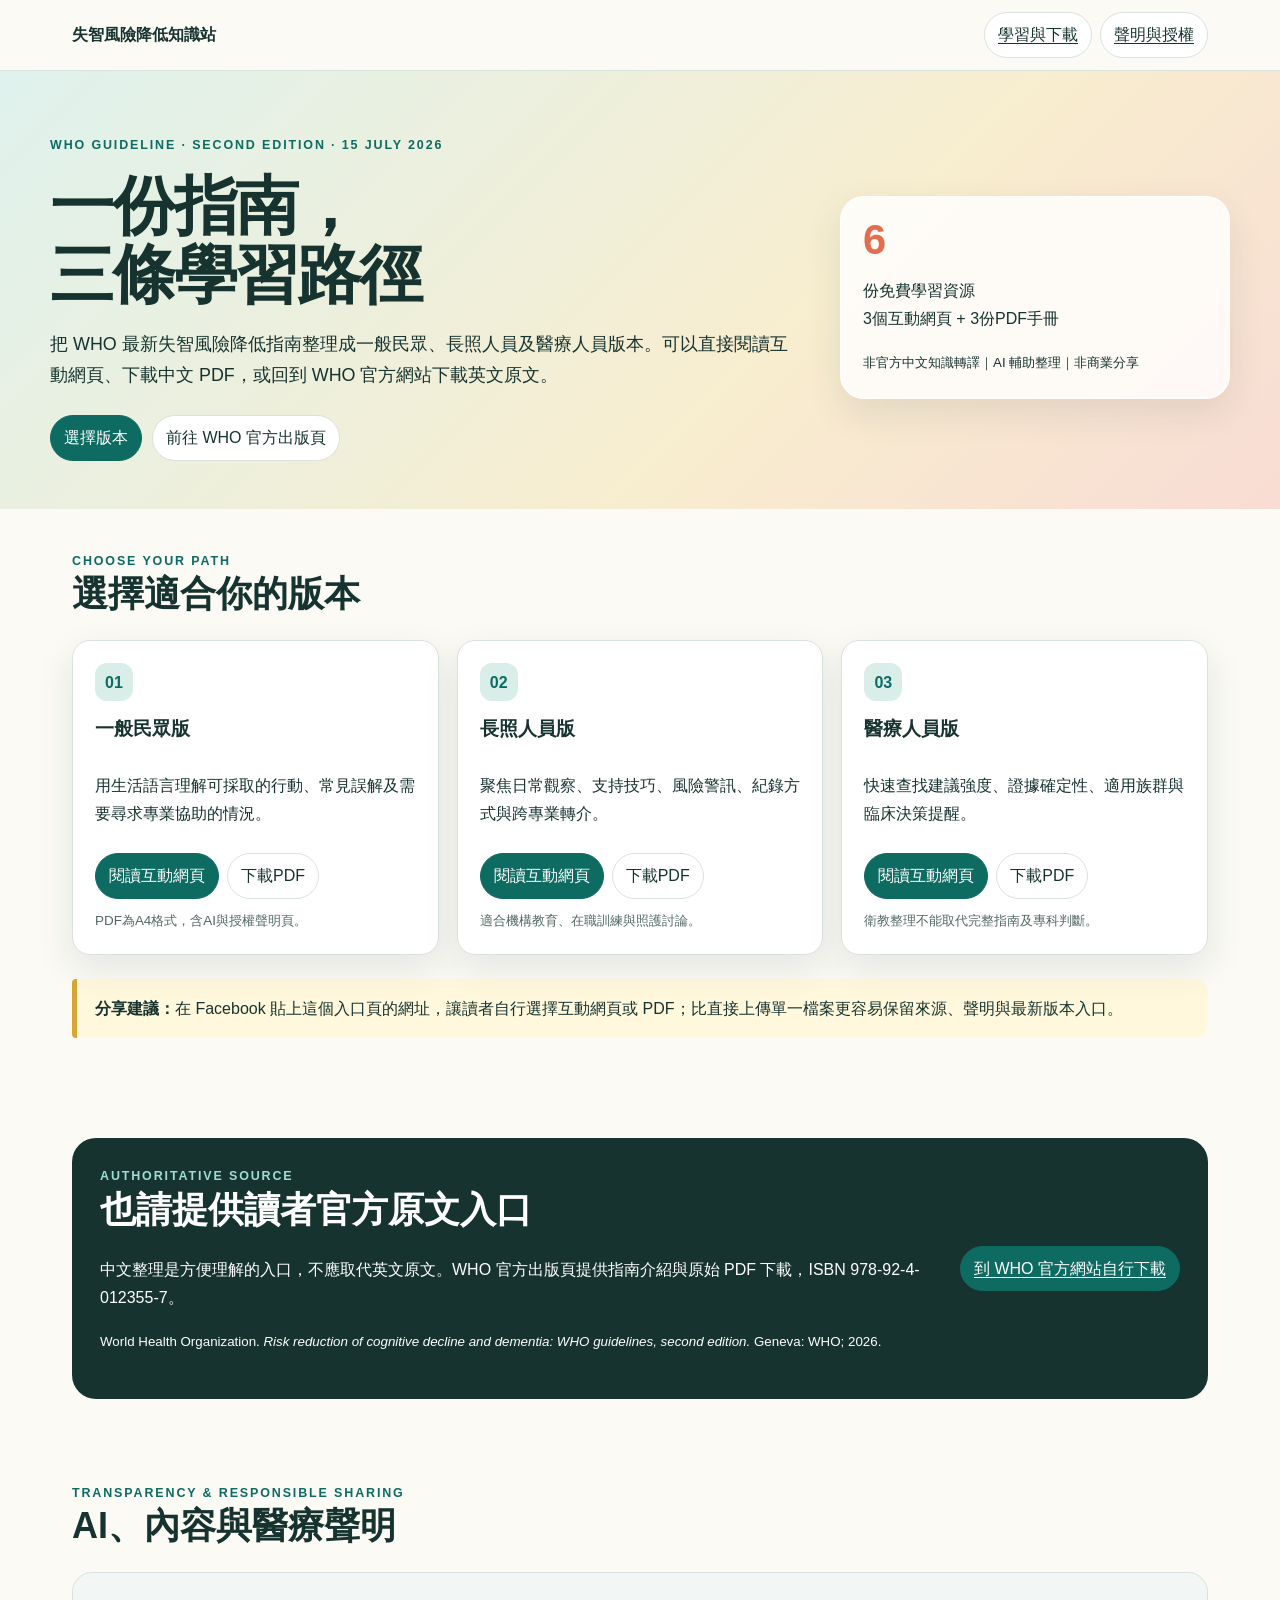
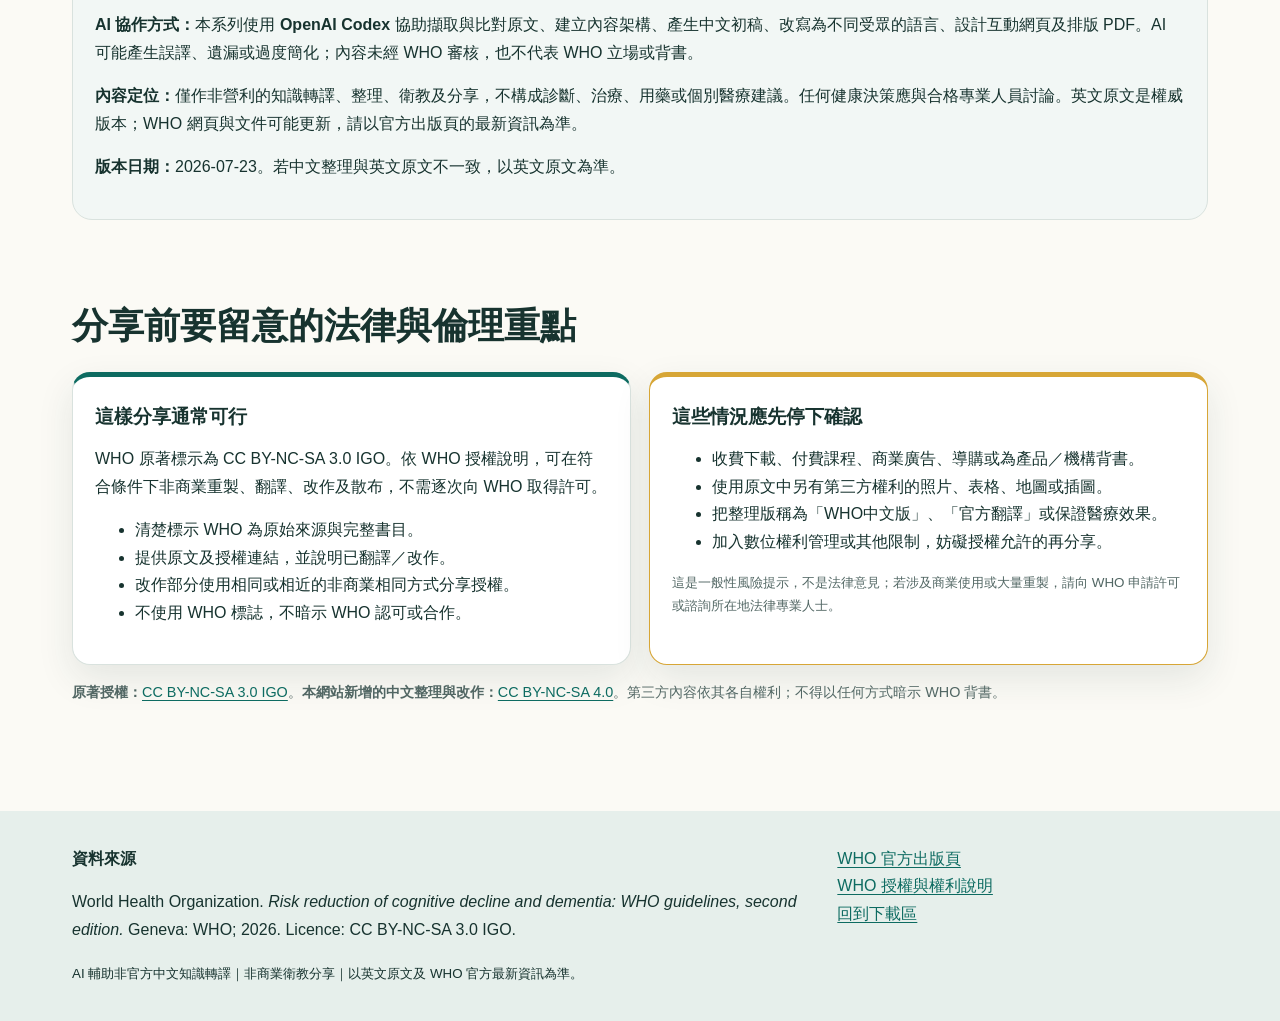
<file: index.html>
<!doctype html>
<html lang="zh-Hant">
<head>
  <meta charset="utf-8">
  <meta name="viewport" content="width=device-width,initial-scale=1">
  <meta http-equiv="refresh" content="0; url=html/index.html">
  <title>失智風險降低知識分享站</title>
</head>
<body>
  <p>正在前往<a href="html/index.html">失智風險降低知識分享站</a>。</p>
</body>
</html>
</file>
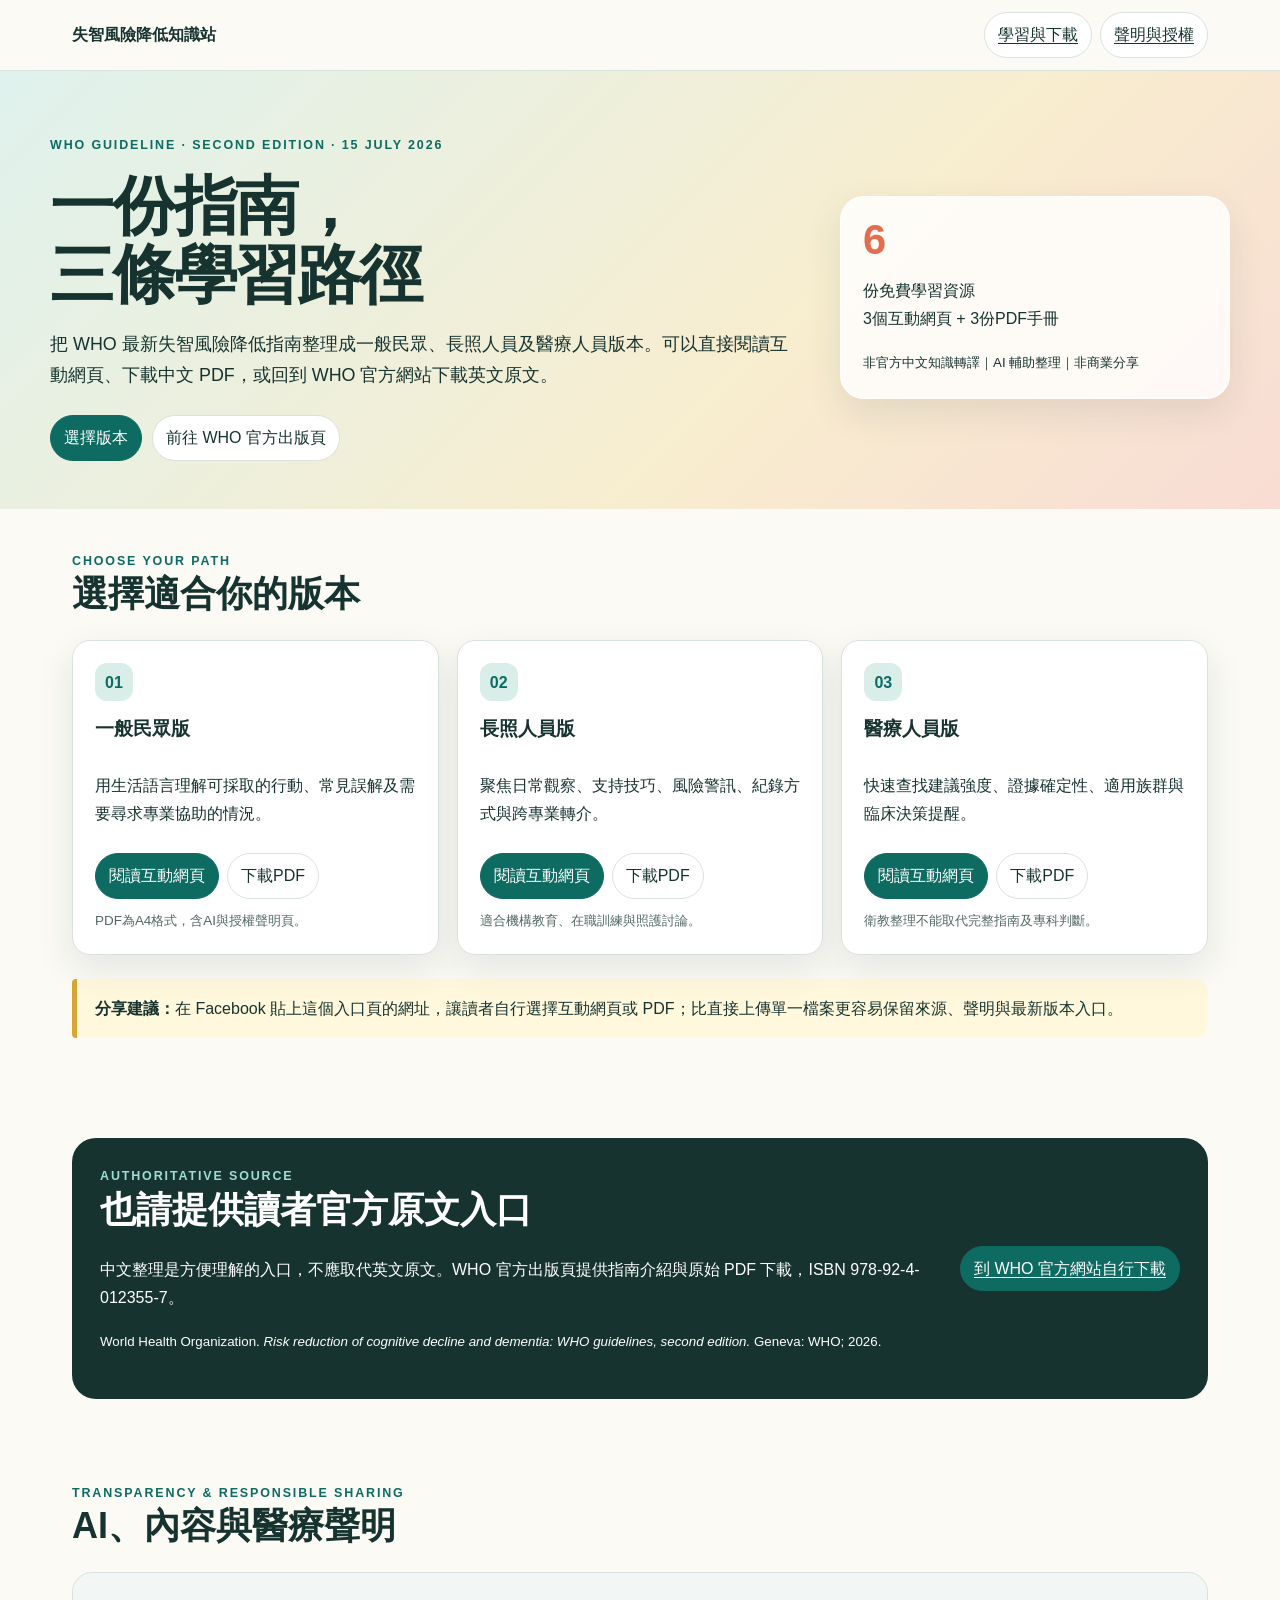
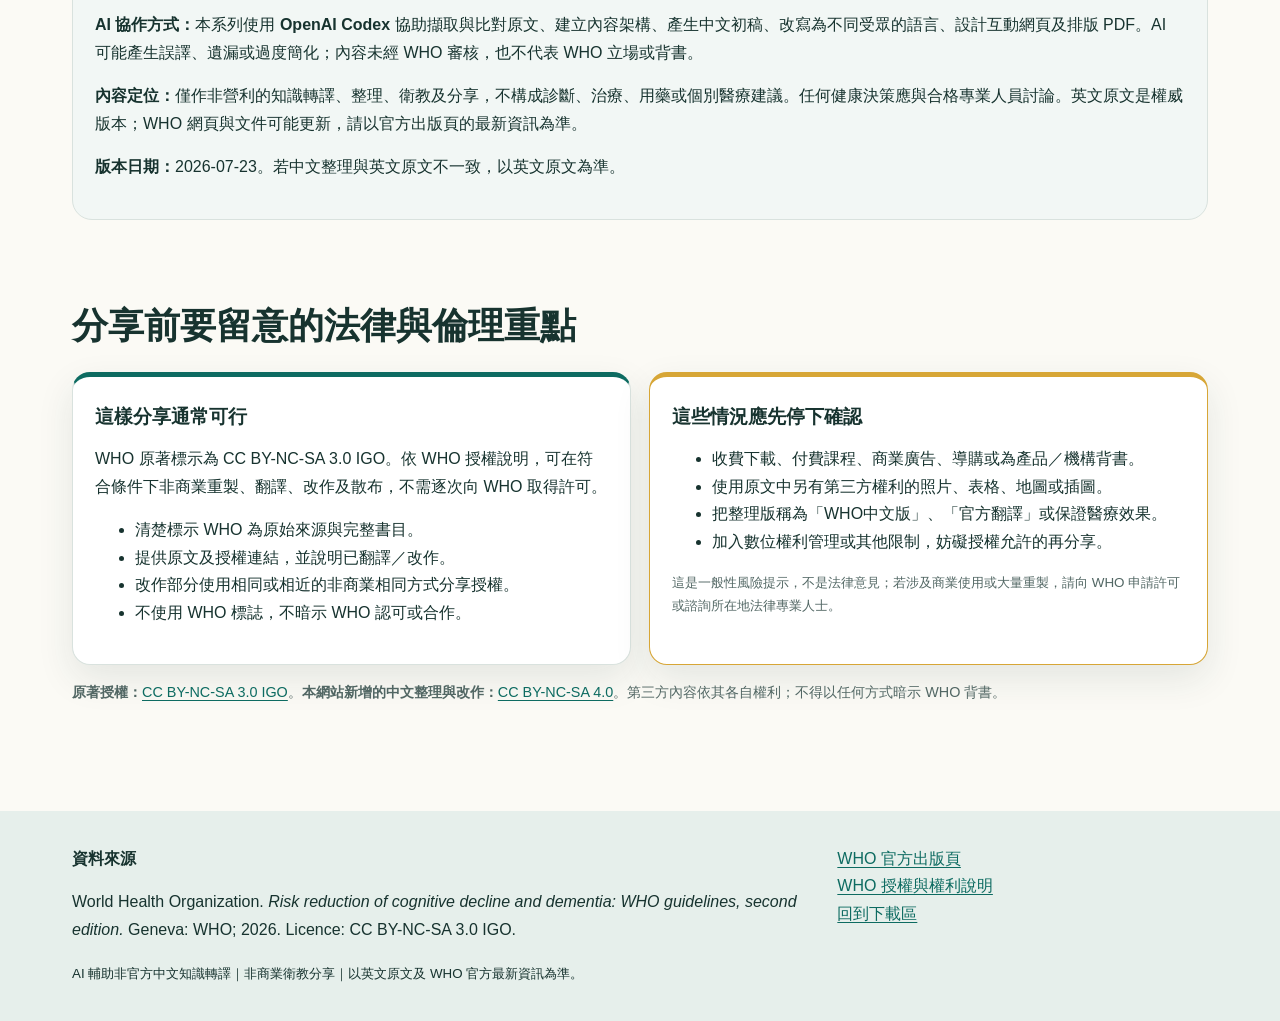
<file: html/index.html>
<!doctype html>
<html lang="zh-Hant">
<head>
  <meta charset="utf-8">
  <meta name="viewport" content="width=device-width,initial-scale=1">
  <meta name="description" content="WHO 2026失智風險降低指南：三種互動網頁、三份PDF手冊與官方原文入口">
  <title>失智風險降低知識分享站｜WHO 2026指南整理</title>
  <link rel="stylesheet" href="assets/guide-detailed-20260723.css">
  <link rel="stylesheet" href="assets/hub.css?v=20260723-mobile">
</head>
<body>
  <a class="skip" href="#main">跳到主要內容</a>
  <header class="topbar"><div class="topbar-inner">
    <a class="brand" href="index.html">失智風險降低知識站</a>
    <nav class="top-actions" aria-label="頁面導覽"><a class="btn" href="#resources">學習與下載</a><a class="btn" href="#disclaimer">聲明與授權</a></nav>
  </div></header>

  <main id="main">
    <section class="hero"><div class="hero-grid">
      <div>
        <div class="eyebrow">WHO GUIDELINE · SECOND EDITION · 15 JULY 2026</div>
        <h1>一份指南，<br>三條學習路徑</h1>
        <p class="lead">把 WHO 最新失智風險降低指南整理成一般民眾、長照人員及醫療人員版本。可以直接閱讀互動網頁、下載中文 PDF，或回到 WHO 官方網站下載英文原文。</p>
        <div class="hero-actions"><a class="btn primary" href="#resources">選擇版本</a><a class="btn" href="https://www.who.int/publications/i/item/9789240123557" target="_blank" rel="noopener">前往 WHO 官方出版頁</a></div>
      </div>
      <aside class="hero-note"><strong>6</strong><p>份免費學習資源<br>3個互動網頁 + 3份PDF手冊</p><small>非官方中文知識轉譯｜AI 輔助整理｜非商業分享</small></aside>
    </div></section>

    <section class="container" id="resources">
      <div class="eyebrow">CHOOSE YOUR PATH</div><h2>選擇適合你的版本</h2>
      <div class="resource-grid">
        <article class="card resource-card"><span class="number">01</span><h3>一般民眾版</h3><p>用生活語言理解可採取的行動、常見誤解及需要尋求專業協助的情況。</p><div class="resource-actions"><a class="btn primary" href="一般民眾版.html">閱讀互動網頁</a><a class="btn" href="../pdf/WHO_2026_失智風險降低_一般民眾版.pdf" download>下載PDF</a></div><span class="file-note">PDF為A4格式，含AI與授權聲明頁。</span></article>
        <article class="card resource-card"><span class="number">02</span><h3>長照人員版</h3><p>聚焦日常觀察、支持技巧、風險警訊、紀錄方式與跨專業轉介。</p><div class="resource-actions"><a class="btn primary" href="長照人員版.html">閱讀互動網頁</a><a class="btn" href="../pdf/WHO_2026_失智風險降低_長照人員版.pdf" download>下載PDF</a></div><span class="file-note">適合機構教育、在職訓練與照護討論。</span></article>
        <article class="card resource-card"><span class="number">03</span><h3>醫療人員版</h3><p>快速查找建議強度、證據確定性、適用族群與臨床決策提醒。</p><div class="resource-actions"><a class="btn primary" href="醫療人員版.html">閱讀互動網頁</a><a class="btn" href="../pdf/WHO_2026_失智風險降低_醫療人員版.pdf" download>下載PDF</a></div><span class="file-note">衛教整理不能取代完整指南及專科判斷。</span></article>
      </div>
      <p class="notice" style="margin-top:24px"><b>分享建議：</b>在 Facebook 貼上這個入口頁的網址，讓讀者自行選擇互動網頁或 PDF；比直接上傳單一檔案更容易保留來源、聲明與最新版本入口。</p>
    </section>

    <section class="container"><div class="official-panel">
      <div><div class="eyebrow" style="color:#9edfd1">AUTHORITATIVE SOURCE</div><h2>也請提供讀者官方原文入口</h2><p>中文整理是方便理解的入口，不應取代英文原文。WHO 官方出版頁提供指南介紹與原始 PDF 下載，ISBN 978-92-4-012355-7。</p><p><small>World Health Organization. <i>Risk reduction of cognitive decline and dementia: WHO guidelines, second edition.</i> Geneva: WHO; 2026.</small></p></div>
      <a class="btn primary" href="https://www.who.int/publications/i/item/9789240123557" target="_blank" rel="noopener">到 WHO 官方網站自行下載</a>
    </div></section>

    <section class="container" id="disclaimer">
      <div class="eyebrow">TRANSPARENCY &amp; RESPONSIBLE SHARING</div><h2>AI、內容與醫療聲明</h2>
      <div class="disclosure"><p><b>AI 協作方式：</b>本系列使用 <b>OpenAI Codex</b> 協助擷取與比對原文、建立內容架構、產生中文初稿、改寫為不同受眾的語言、設計互動網頁及排版 PDF。AI 可能產生誤譯、遺漏或過度簡化；內容未經 WHO 審核，也不代表 WHO 立場或背書。</p><p><b>內容定位：</b>僅作非營利的知識轉譯、整理、衛教及分享，不構成診斷、治療、用藥或個別醫療建議。任何健康決策應與合格專業人員討論。英文原文是權威版本；WHO 網頁與文件可能更新，請以官方出版頁的最新資訊為準。</p><p><b>版本日期：</b>2026-07-23。若中文整理與英文原文不一致，以英文原文為準。</p></div>
    </section>

    <section class="container"><h2>分享前要留意的法律與倫理重點</h2><div class="legal-grid">
      <article class="card legal-card"><h3>這樣分享通常可行</h3><p>WHO 原著標示為 CC BY-NC-SA 3.0 IGO。依 WHO 授權說明，可在符合條件下非商業重製、翻譯、改作及散布，不需逐次向 WHO 取得許可。</p><ul><li>清楚標示 WHO 為原始來源與完整書目。</li><li>提供原文及授權連結，並說明已翻譯／改作。</li><li>改作部分使用相同或相近的非商業相同方式分享授權。</li><li>不使用 WHO 標誌，不暗示 WHO 認可或合作。</li></ul></article>
      <article class="card legal-card warning"><h3>這些情況應先停下確認</h3><ul><li>收費下載、付費課程、商業廣告、導購或為產品／機構背書。</li><li>使用原文中另有第三方權利的照片、表格、地圖或插圖。</li><li>把整理版稱為「WHO中文版」、「官方翻譯」或保證醫療效果。</li><li>加入數位權利管理或其他限制，妨礙授權允許的再分享。</li></ul><p class="file-note">這是一般性風險提示，不是法律意見；若涉及商業使用或大量重製，請向 WHO 申請許可或諮詢所在地法律專業人士。</p></article>
    </div>
    <p class="license-line"><b>原著授權：</b><a href="https://creativecommons.org/licenses/by-nc-sa/3.0/igo/">CC BY-NC-SA 3.0 IGO</a>。<b>本網站新增的中文整理與改作：</b><a href="https://creativecommons.org/licenses/by-nc-sa/4.0/">CC BY-NC-SA 4.0</a>。第三方內容依其各自權利；不得以任何方式暗示 WHO 背書。</p></section>
  </main>

  <footer class="footer"><div class="footer-inner"><div class="footer-grid"><div><b>資料來源</b><p>World Health Organization. <i>Risk reduction of cognitive decline and dementia: WHO guidelines, second edition.</i> Geneva: WHO; 2026. Licence: CC BY-NC-SA 3.0 IGO.</p></div><div><a href="https://www.who.int/publications/i/item/9789240123557">WHO 官方出版頁</a><br><a href="https://www.who.int/about/policies/publishing/copyright">WHO 授權與權利說明</a><br><a href="#resources">回到下載區</a></div></div><small>AI 輔助非官方中文知識轉譯｜非商業衛教分享｜以英文原文及 WHO 官方最新資訊為準。</small></div></footer>
</body>
</html>
</file>
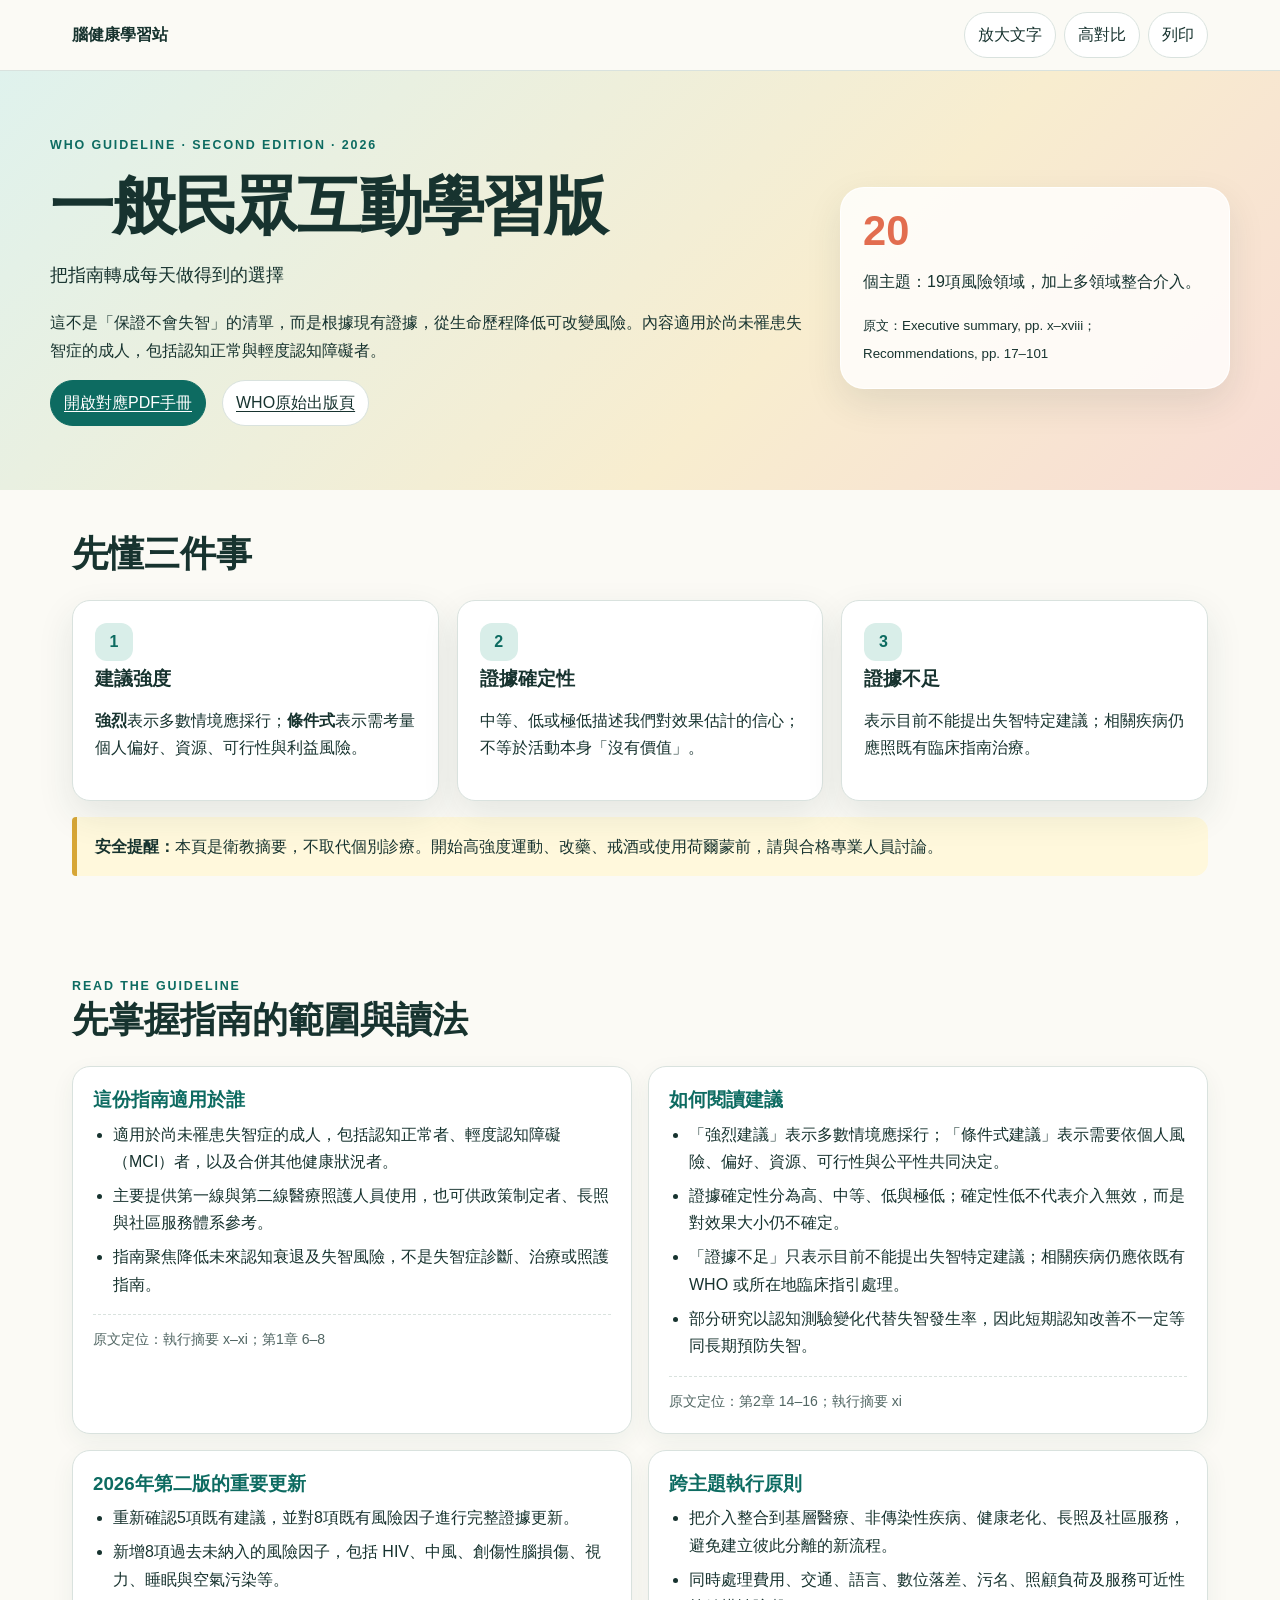
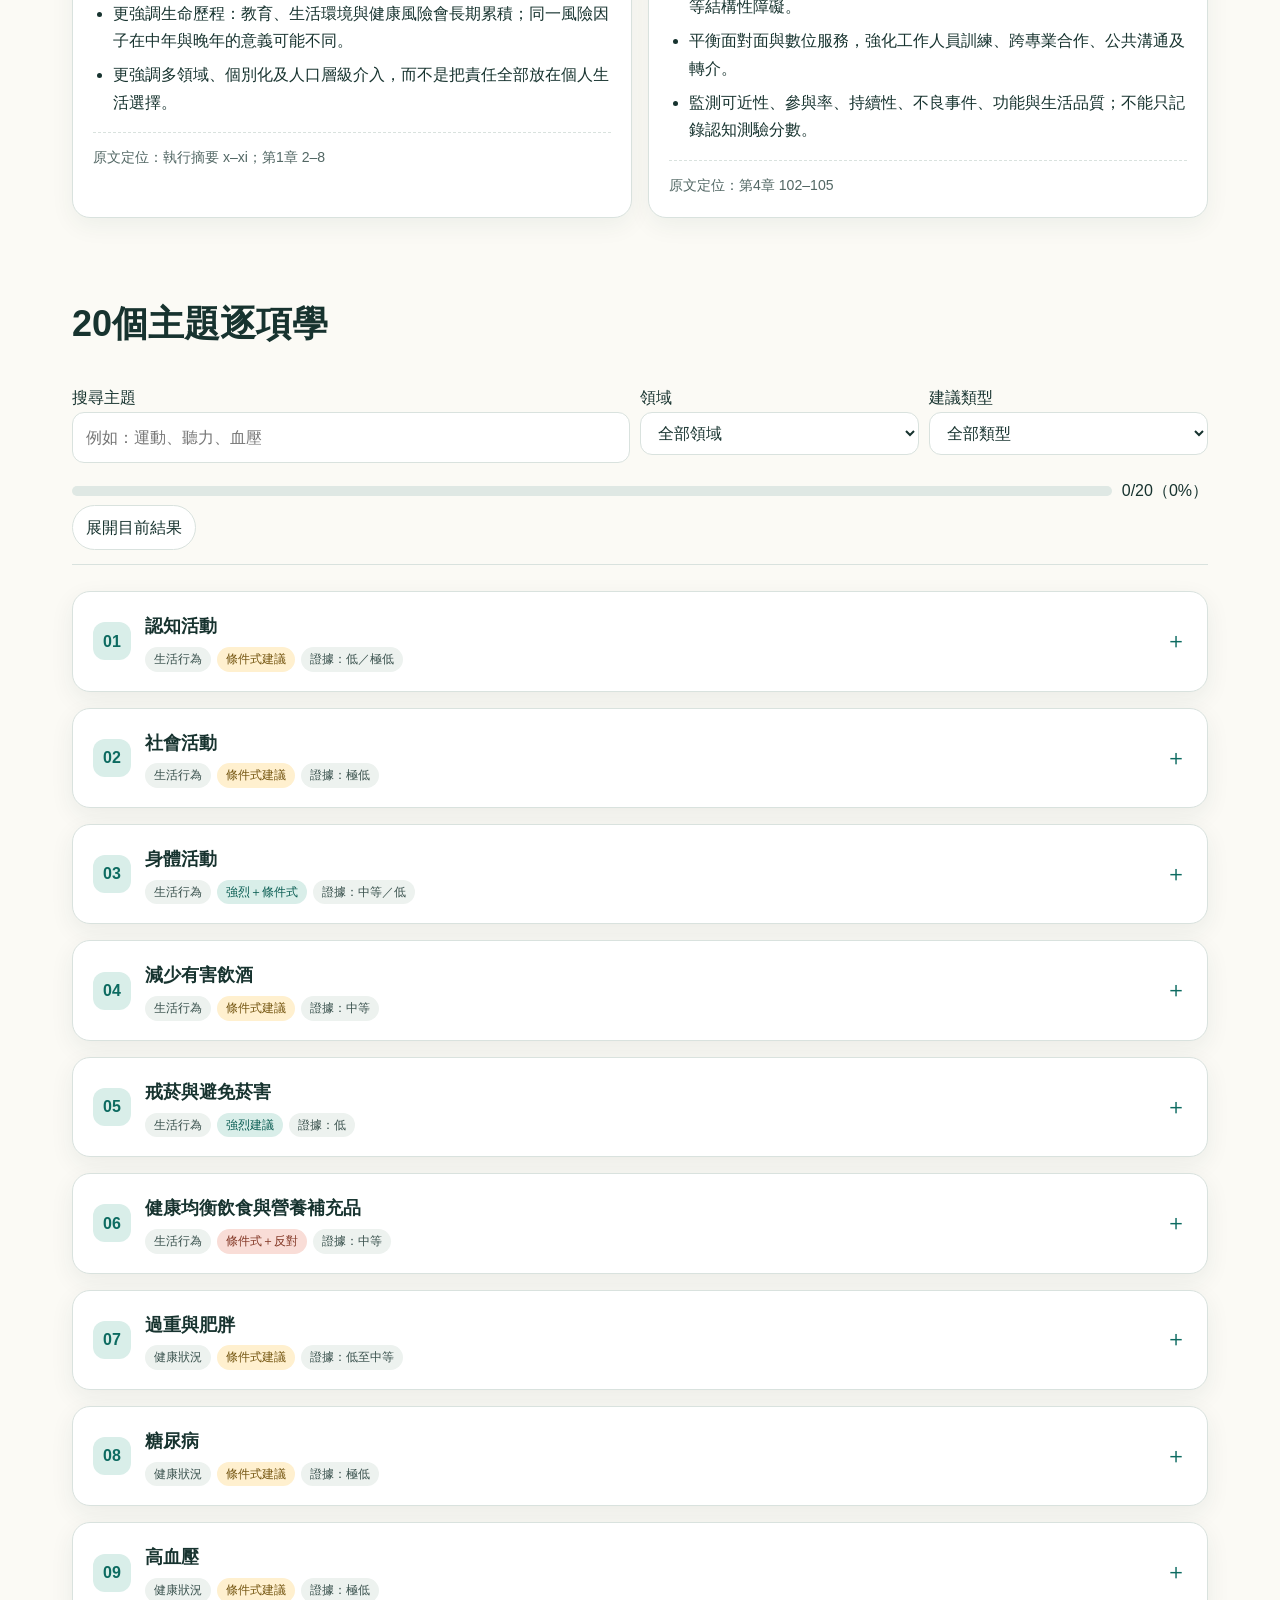
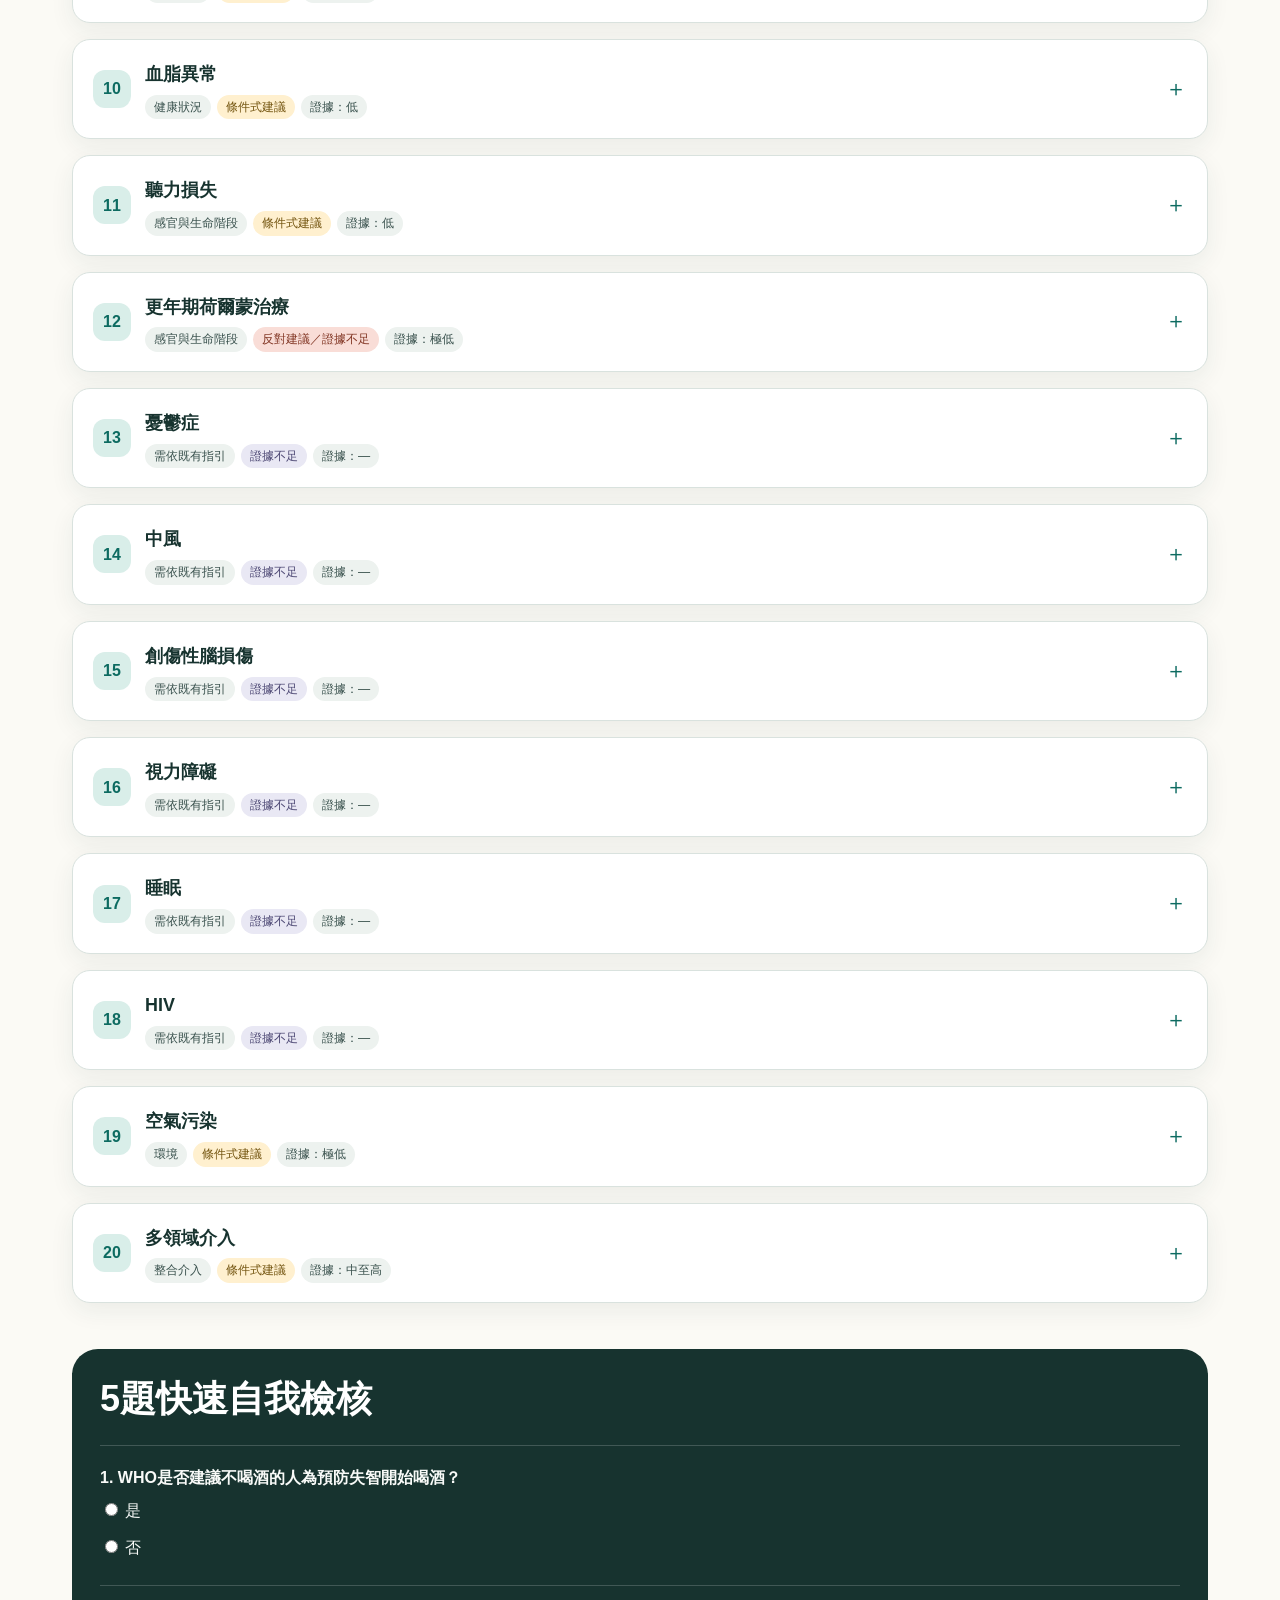
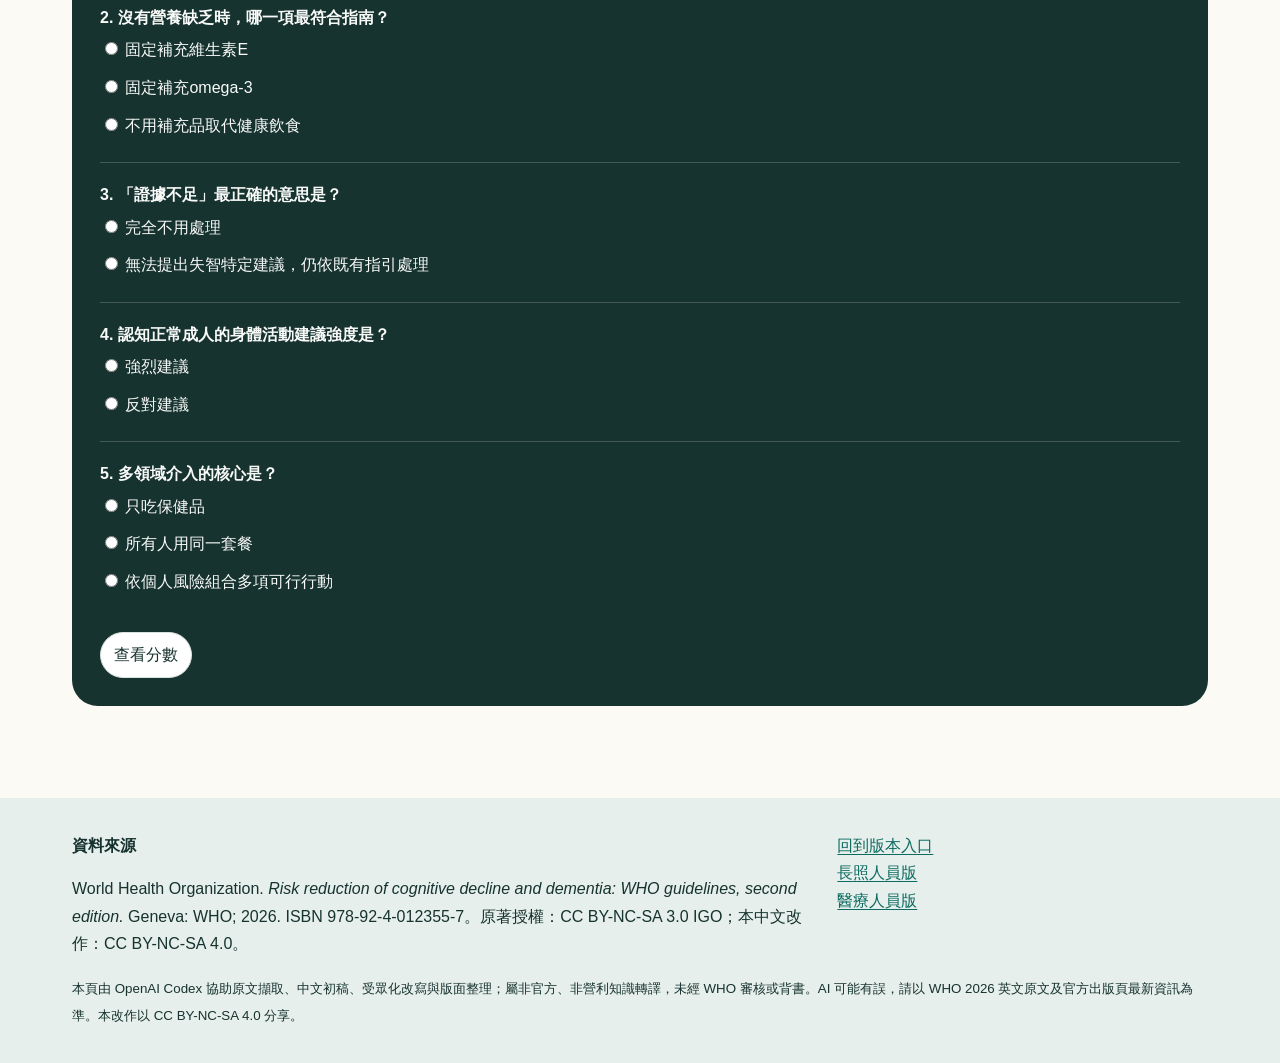
<file: html/一般民眾版.html>
<!doctype html><html lang="zh-Hant"><head><meta charset="utf-8"><meta name="viewport" content="width=device-width,initial-scale=1"><meta name="description" content="WHO 2026失智風險降低指南一般民眾互動學習版"><title>一般民眾版｜WHO 2026失智風險降低</title><link rel="stylesheet" href="assets/guide-detailed-20260723.css"></head><body data-audience="public"><a class="skip" href="#main">跳到主要內容</a><header class="topbar"><div class="topbar-inner"><a class="brand" href="index.html">腦健康學習站</a><nav class="top-actions" aria-label="工具"><button class="btn" id="fontBtn">放大文字</button><button class="btn" id="contrastBtn">高對比</button><button class="btn" id="printBtn">列印</button></nav></div></header>
<main id="main"><section class="hero"><div class="hero-grid"><div><div class="eyebrow">WHO GUIDELINE · SECOND EDITION · 2026</div><h1><span data-audience-label>一般民眾</span>互動學習版</h1><p class="lead" data-audience-sub>把指南轉成每天做得到的選擇</p><p>這不是「保證不會失智」的清單，而是根據現有證據，從生命歷程降低可改變風險。內容適用於尚未罹患失智症的成人，包括認知正常與輕度認知障礙者。</p><p><a class="btn primary" id="pdfLink" href="#">開啟對應PDF手冊</a>　<a class="btn" href="https://www.who.int/publications/i/item/9789240123557">WHO原始出版頁</a></p></div><aside class="hero-note"><strong>20</strong><p>個主題：19項風險領域，加上多領域整合介入。</p><small>原文：Executive summary, pp. x–xviii；Recommendations, pp. 17–101</small></aside></div></section>
<section class="container"><h2>先懂三件事</h2><div class="method-grid"><article class="card"><span class="number">1</span><h3>建議強度</h3><p><b>強烈</b>表示多數情境應採行；<b>條件式</b>表示需考量個人偏好、資源、可行性與利益風險。</p></article><article class="card"><span class="number">2</span><h3>證據確定性</h3><p>中等、低或極低描述我們對效果估計的信心；不等於活動本身「沒有價值」。</p></article><article class="card"><span class="number">3</span><h3>證據不足</h3><p>表示目前不能提出失智特定建議；相關疾病仍應照既有臨床指南治療。</p></article></div><p class="notice"><b>安全提醒：</b>本頁是衛教摘要，不取代個別診療。開始高強度運動、改藥、戒酒或使用荷爾蒙前，請與合格專業人員討論。</p></section>
<section class="container" id="guideOverview"></section><section class="container"><h2>20個主題逐項學</h2><div class="controls"><div class="controls-row"><label>搜尋主題<input class="field" id="search" type="search" placeholder="例如：運動、聽力、血壓"></label><label>領域<select class="field" id="domain"><option value="">全部領域</option><option>生活行為</option><option>健康狀況</option><option>感官與生命階段</option><option>需依既有指引</option><option>環境</option><option>整合介入</option></select></label><label>建議類型<select class="field" id="status"><option value="">全部類型</option><option value="強烈">含強烈建議</option><option value="條件式">條件式建議</option><option value="反對">反對建議</option><option value="證據不足">證據不足</option></select></label></div><div class="progress-wrap"><div class="progress" aria-label="學習進度"><span id="progressBar"></span></div><span id="progressText">0/20（0%）</span></div><button class="btn" id="expandAll">展開目前結果</button></div><div class="topic-list" id="topicList"></div><p class="empty" id="empty" hidden>找不到相符主題，請調整搜尋或篩選。</p>
<section class="quiz"><h2>5題快速自我檢核</h2><div class="question"><b>1. WHO是否建議不喝酒的人為預防失智開始喝酒？</b><label><input type="radio" name="q1" value="a"> 是</label><label><input type="radio" name="q1" value="b"> 否</label></div><div class="question"><b>2. 沒有營養缺乏時，哪一項最符合指南？</b><label><input type="radio" name="q2" value="a"> 固定補充維生素E</label><label><input type="radio" name="q2" value="b"> 固定補充omega-3</label><label><input type="radio" name="q2" value="c"> 不用補充品取代健康飲食</label></div><div class="question"><b>3. 「證據不足」最正確的意思是？</b><label><input type="radio" name="q3" value="a"> 完全不用處理</label><label><input type="radio" name="q3" value="b"> 無法提出失智特定建議，仍依既有指引處理</label></div><div class="question"><b>4. 認知正常成人的身體活動建議強度是？</b><label><input type="radio" name="q4" value="a"> 強烈建議</label><label><input type="radio" name="q4" value="b"> 反對建議</label></div><div class="question"><b>5. 多領域介入的核心是？</b><label><input type="radio" name="q5" value="a"> 只吃保健品</label><label><input type="radio" name="q5" value="b"> 所有人用同一套餐</label><label><input type="radio" name="q5" value="c"> 依個人風險組合多項可行行動</label></div><button class="btn" id="quizSubmit">查看分數</button><span class="result" id="quizResult" aria-live="polite"></span></section></section></main>
<footer class="footer"><div class="footer-inner"><div class="footer-grid"><div><b>資料來源</b><p>World Health Organization. <i>Risk reduction of cognitive decline and dementia: WHO guidelines, second edition.</i> Geneva: WHO; 2026. ISBN 978-92-4-012355-7。原著授權：CC BY-NC-SA 3.0 IGO；本中文改作：CC BY-NC-SA 4.0。</p></div><div><a href="index.html">回到版本入口</a><br><a href="長照人員版.html">長照人員版</a><br><a href="醫療人員版.html">醫療人員版</a></div></div><small>本頁由 OpenAI Codex 協助原文擷取、中文初稿、受眾化改寫與版面整理；屬非官方、非營利知識轉譯，未經 WHO 審核或背書。AI 可能有誤，請以 WHO 2026 英文原文及官方出版頁最新資訊為準。本改作以 CC BY-NC-SA 4.0 分享。</small></div></footer><script src="assets/guide-details.js"></script><script src="assets/guide-detailed-20260723.js"></script></body></html>
</file>
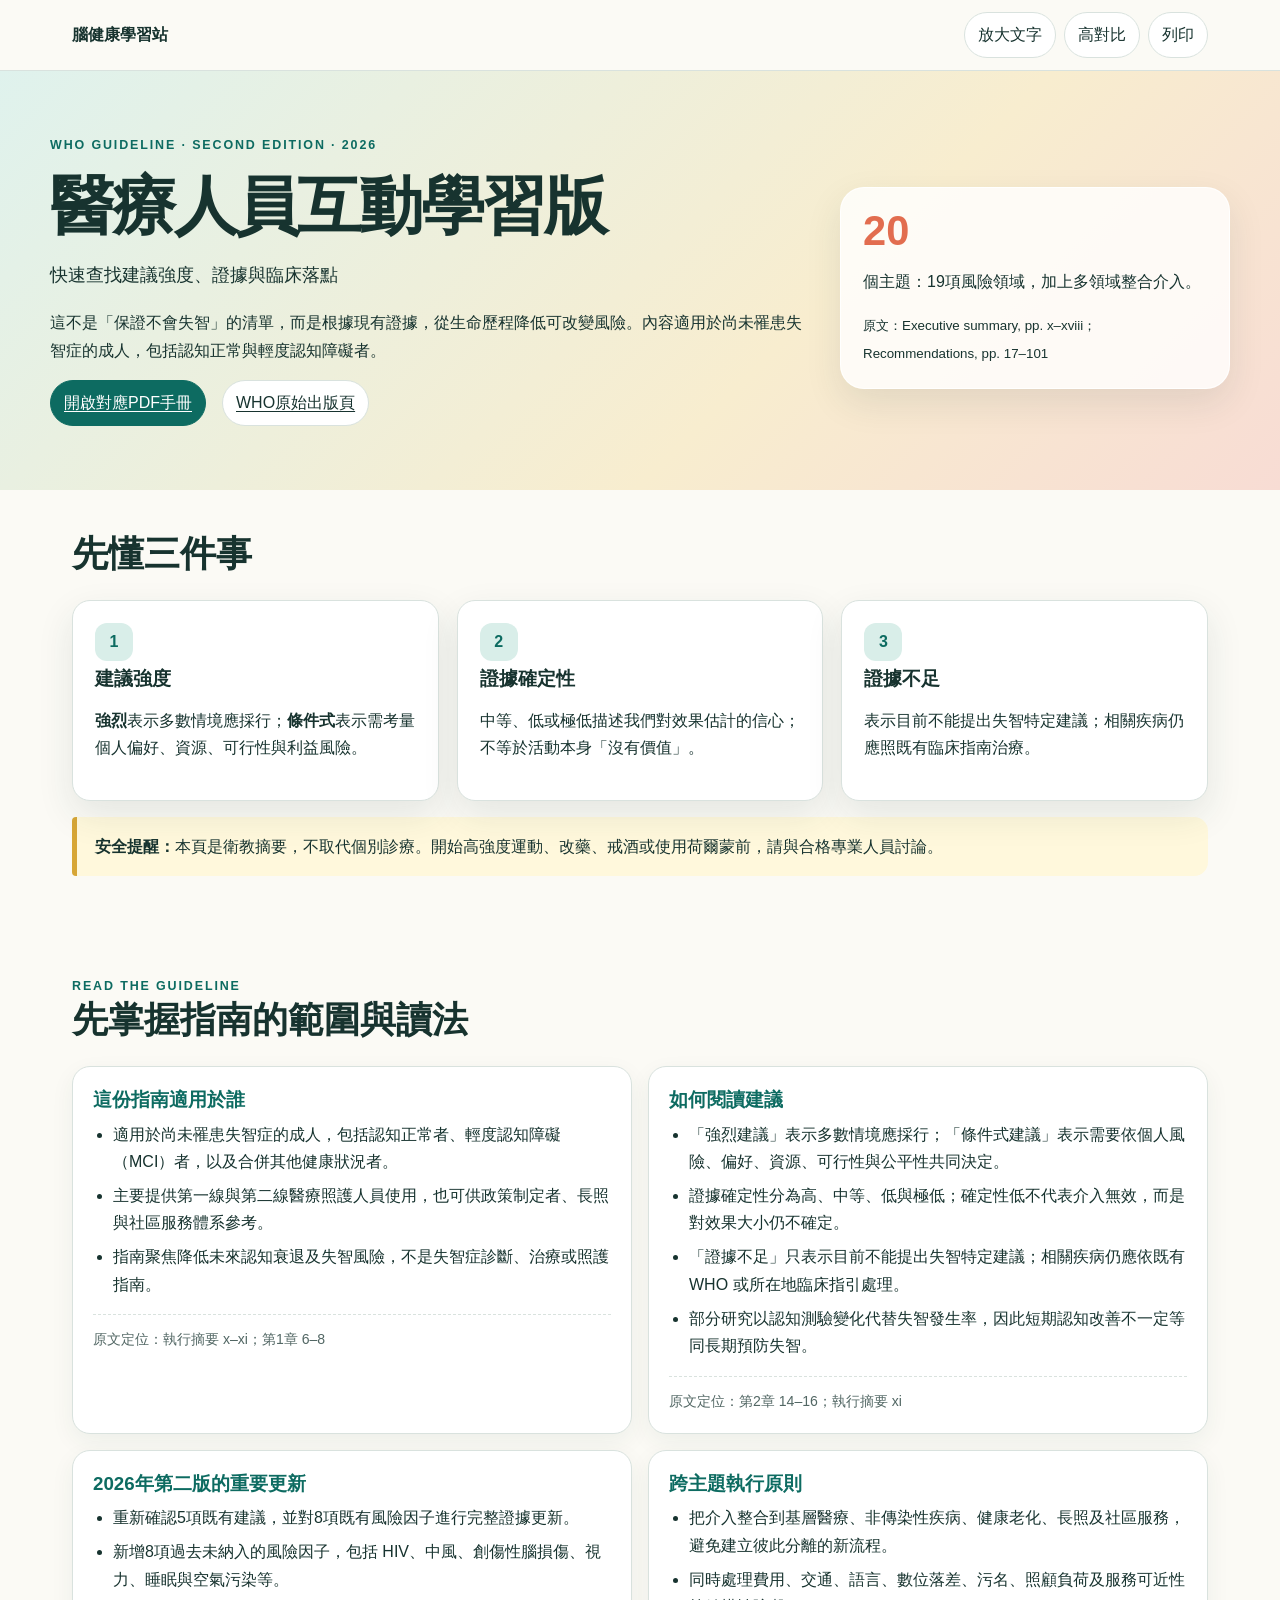
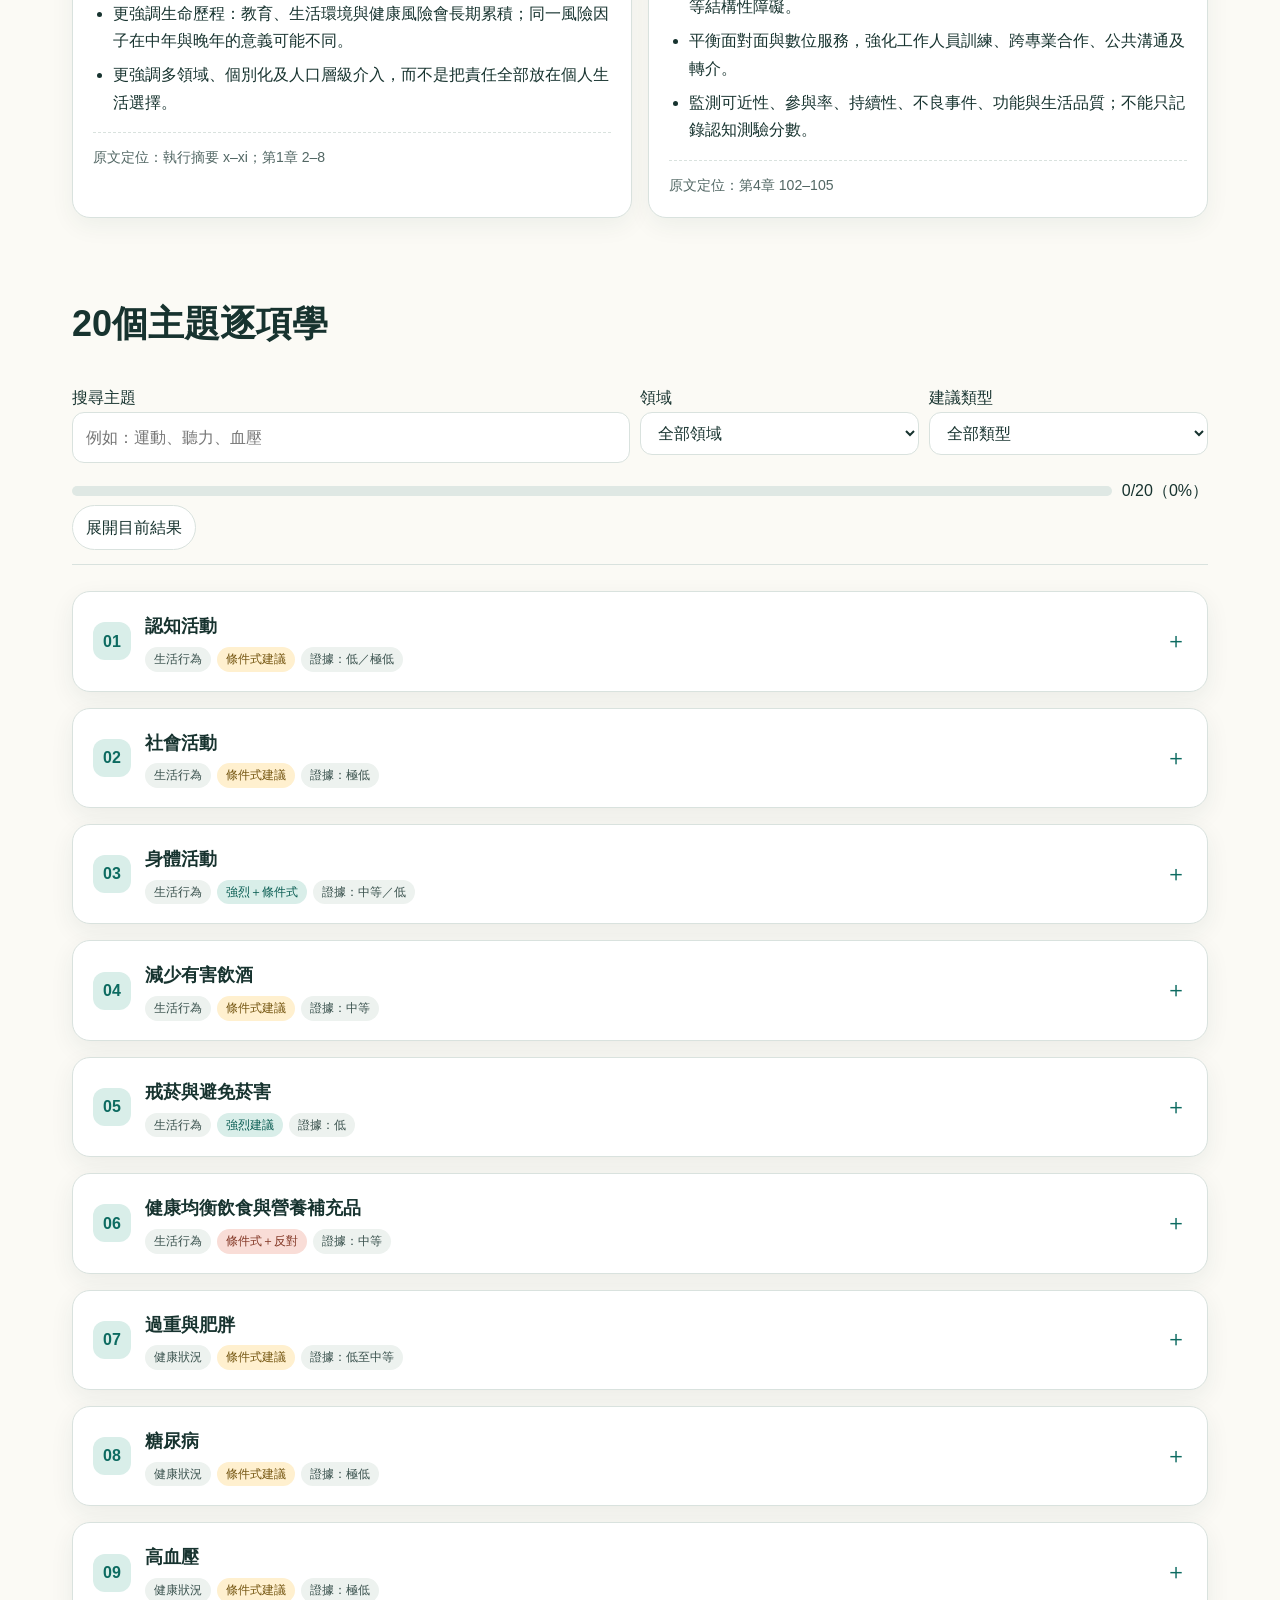
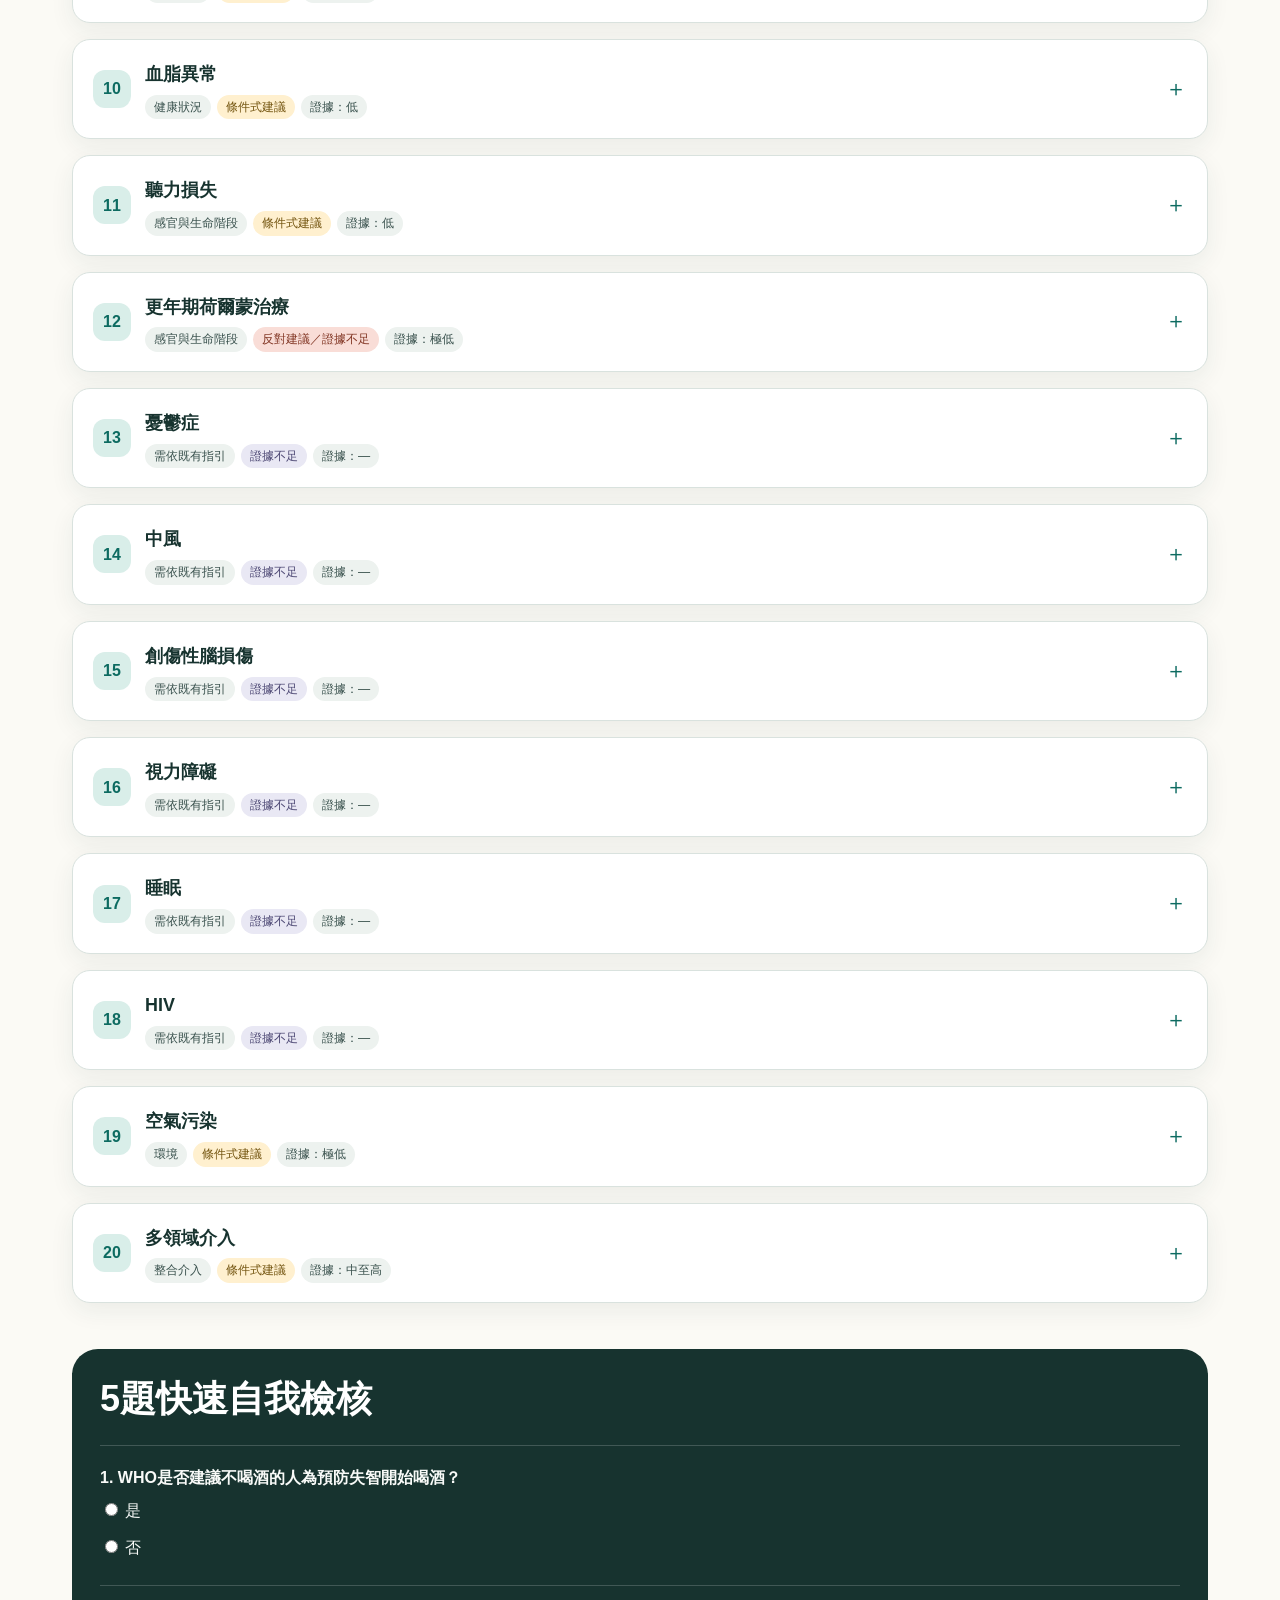
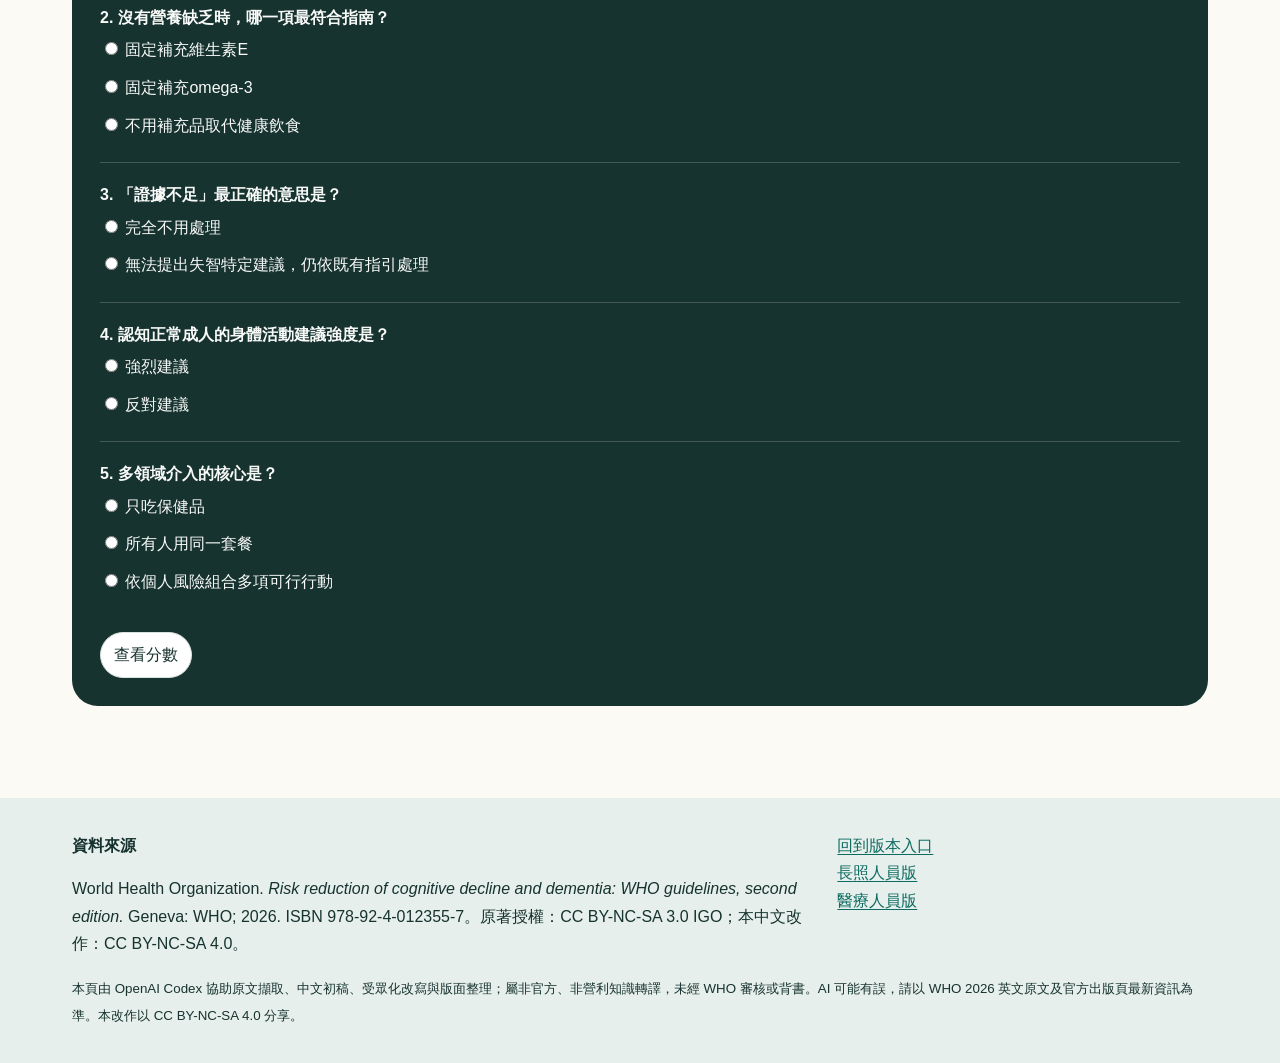
<file: html/醫療人員版.html>
<!doctype html><html lang="zh-Hant"><head><meta charset="utf-8"><meta name="viewport" content="width=device-width,initial-scale=1"><meta name="description" content="WHO 2026失智風險降低指南醫療人員互動學習版"><title>醫療人員版｜WHO 2026失智風險降低</title><link rel="stylesheet" href="assets/guide-detailed-20260723.css"></head><body data-audience="clinical"><a class="skip" href="#main">跳到主要內容</a><header class="topbar"><div class="topbar-inner"><a class="brand" href="index.html">腦健康學習站</a><nav class="top-actions" aria-label="工具"><button class="btn" id="fontBtn">放大文字</button><button class="btn" id="contrastBtn">高對比</button><button class="btn" id="printBtn">列印</button></nav></div></header>
<main id="main"><section class="hero"><div class="hero-grid"><div><div class="eyebrow">WHO GUIDELINE · SECOND EDITION · 2026</div><h1><span data-audience-label>醫療人員</span>互動學習版</h1><p class="lead" data-audience-sub>快速查找建議強度、證據與臨床落點</p><p>這不是「保證不會失智」的清單，而是根據現有證據，從生命歷程降低可改變風險。內容適用於尚未罹患失智症的成人，包括認知正常與輕度認知障礙者。</p><p><a class="btn primary" id="pdfLink" href="#">開啟對應PDF手冊</a>　<a class="btn" href="https://www.who.int/publications/i/item/9789240123557">WHO原始出版頁</a></p></div><aside class="hero-note"><strong>20</strong><p>個主題：19項風險領域，加上多領域整合介入。</p><small>原文：Executive summary, pp. x–xviii；Recommendations, pp. 17–101</small></aside></div></section>
<section class="container"><h2>先懂三件事</h2><div class="method-grid"><article class="card"><span class="number">1</span><h3>建議強度</h3><p><b>強烈</b>表示多數情境應採行；<b>條件式</b>表示需考量個人偏好、資源、可行性與利益風險。</p></article><article class="card"><span class="number">2</span><h3>證據確定性</h3><p>中等、低或極低描述我們對效果估計的信心；不等於活動本身「沒有價值」。</p></article><article class="card"><span class="number">3</span><h3>證據不足</h3><p>表示目前不能提出失智特定建議；相關疾病仍應照既有臨床指南治療。</p></article></div><p class="notice"><b>安全提醒：</b>本頁是衛教摘要，不取代個別診療。開始高強度運動、改藥、戒酒或使用荷爾蒙前，請與合格專業人員討論。</p></section>
<section class="container" id="guideOverview"></section><section class="container"><h2>20個主題逐項學</h2><div class="controls"><div class="controls-row"><label>搜尋主題<input class="field" id="search" type="search" placeholder="例如：運動、聽力、血壓"></label><label>領域<select class="field" id="domain"><option value="">全部領域</option><option>生活行為</option><option>健康狀況</option><option>感官與生命階段</option><option>需依既有指引</option><option>環境</option><option>整合介入</option></select></label><label>建議類型<select class="field" id="status"><option value="">全部類型</option><option value="強烈">含強烈建議</option><option value="條件式">條件式建議</option><option value="反對">反對建議</option><option value="證據不足">證據不足</option></select></label></div><div class="progress-wrap"><div class="progress" aria-label="學習進度"><span id="progressBar"></span></div><span id="progressText">0/20（0%）</span></div><button class="btn" id="expandAll">展開目前結果</button></div><div class="topic-list" id="topicList"></div><p class="empty" id="empty" hidden>找不到相符主題，請調整搜尋或篩選。</p>
<section class="quiz"><h2>5題快速自我檢核</h2><div class="question"><b>1. WHO是否建議不喝酒的人為預防失智開始喝酒？</b><label><input type="radio" name="q1" value="a"> 是</label><label><input type="radio" name="q1" value="b"> 否</label></div><div class="question"><b>2. 沒有營養缺乏時，哪一項最符合指南？</b><label><input type="radio" name="q2" value="a"> 固定補充維生素E</label><label><input type="radio" name="q2" value="b"> 固定補充omega-3</label><label><input type="radio" name="q2" value="c"> 不用補充品取代健康飲食</label></div><div class="question"><b>3. 「證據不足」最正確的意思是？</b><label><input type="radio" name="q3" value="a"> 完全不用處理</label><label><input type="radio" name="q3" value="b"> 無法提出失智特定建議，仍依既有指引處理</label></div><div class="question"><b>4. 認知正常成人的身體活動建議強度是？</b><label><input type="radio" name="q4" value="a"> 強烈建議</label><label><input type="radio" name="q4" value="b"> 反對建議</label></div><div class="question"><b>5. 多領域介入的核心是？</b><label><input type="radio" name="q5" value="a"> 只吃保健品</label><label><input type="radio" name="q5" value="b"> 所有人用同一套餐</label><label><input type="radio" name="q5" value="c"> 依個人風險組合多項可行行動</label></div><button class="btn" id="quizSubmit">查看分數</button><span class="result" id="quizResult" aria-live="polite"></span></section></section></main>
<footer class="footer"><div class="footer-inner"><div class="footer-grid"><div><b>資料來源</b><p>World Health Organization. <i>Risk reduction of cognitive decline and dementia: WHO guidelines, second edition.</i> Geneva: WHO; 2026. ISBN 978-92-4-012355-7。原著授權：CC BY-NC-SA 3.0 IGO；本中文改作：CC BY-NC-SA 4.0。</p></div><div><a href="index.html">回到版本入口</a><br><a href="長照人員版.html">長照人員版</a><br><a href="醫療人員版.html">醫療人員版</a></div></div><small>本頁由 OpenAI Codex 協助原文擷取、中文初稿、受眾化改寫與版面整理；屬非官方、非營利知識轉譯，未經 WHO 審核或背書。AI 可能有誤，請以 WHO 2026 英文原文及官方出版頁最新資訊為準。本改作以 CC BY-NC-SA 4.0 分享。</small></div></footer><script src="assets/guide-details.js"></script><script src="assets/guide-detailed-20260723.js"></script></body></html>
</file>
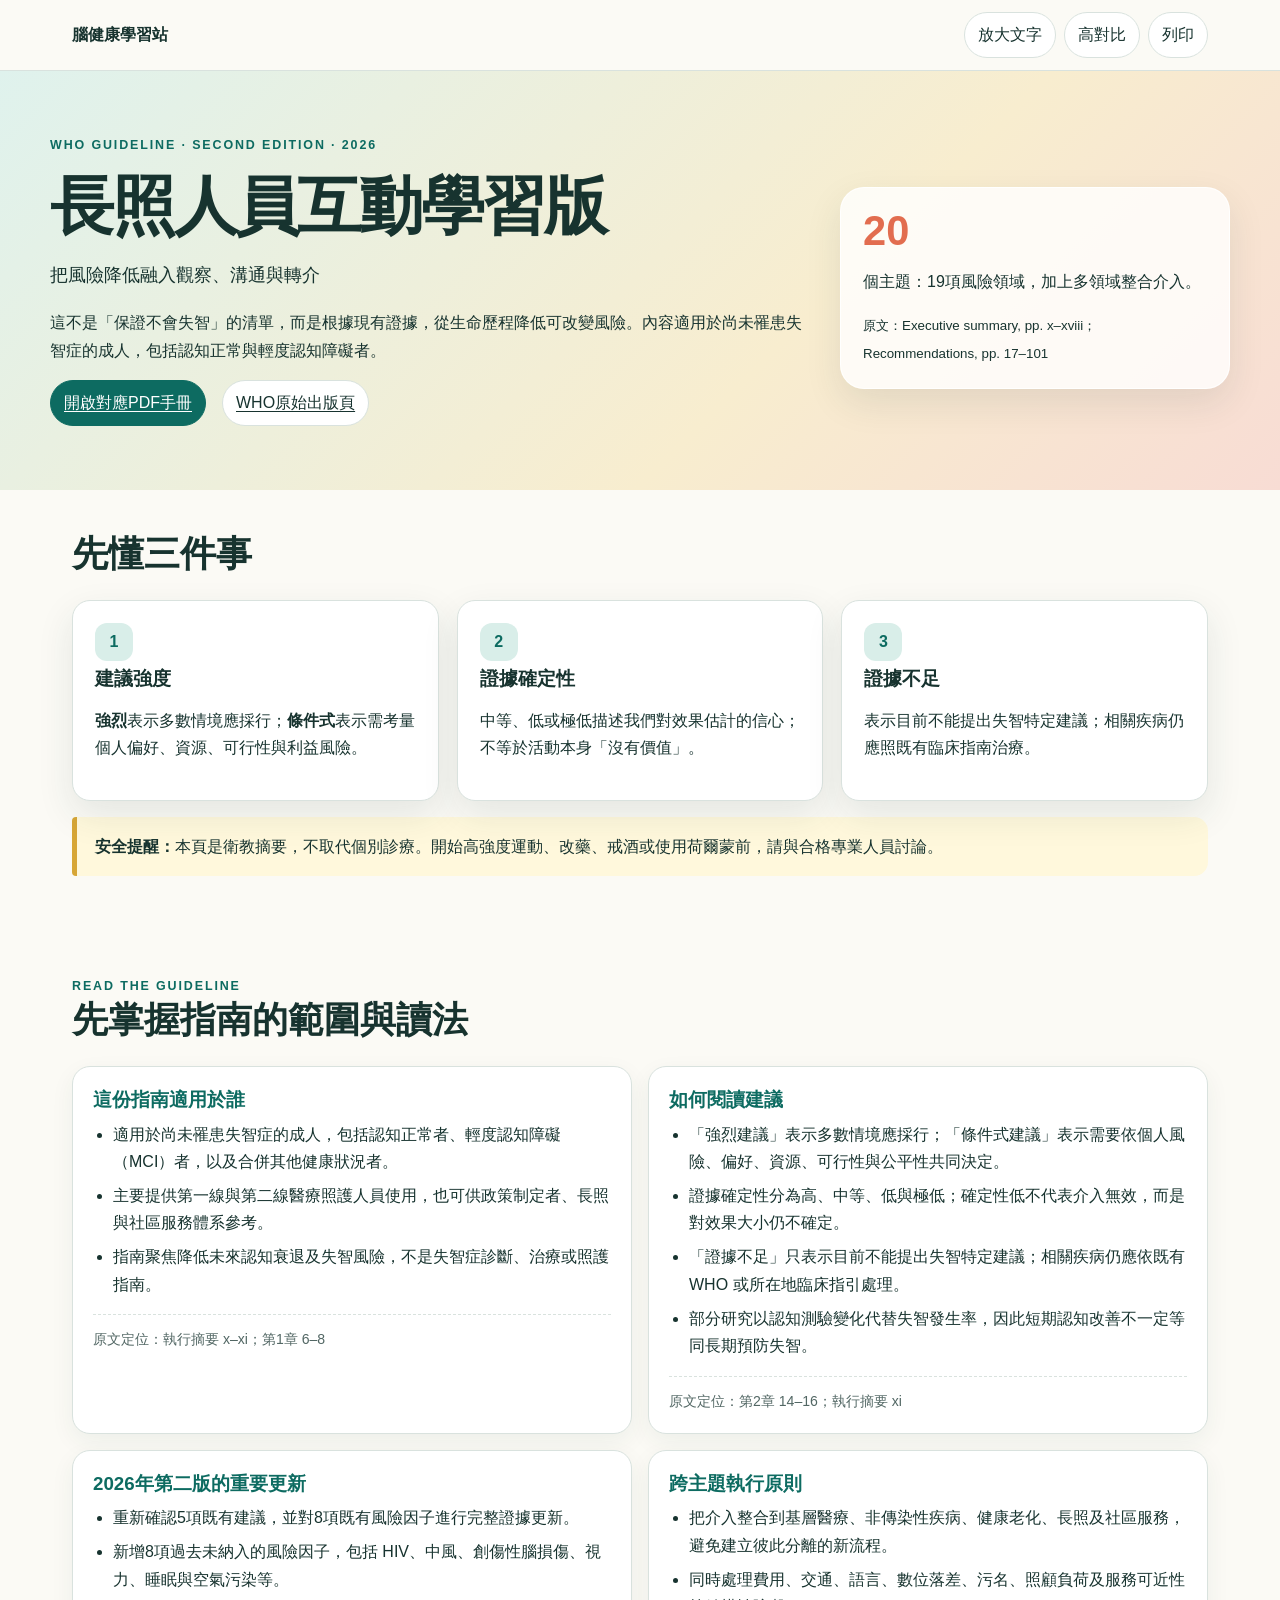
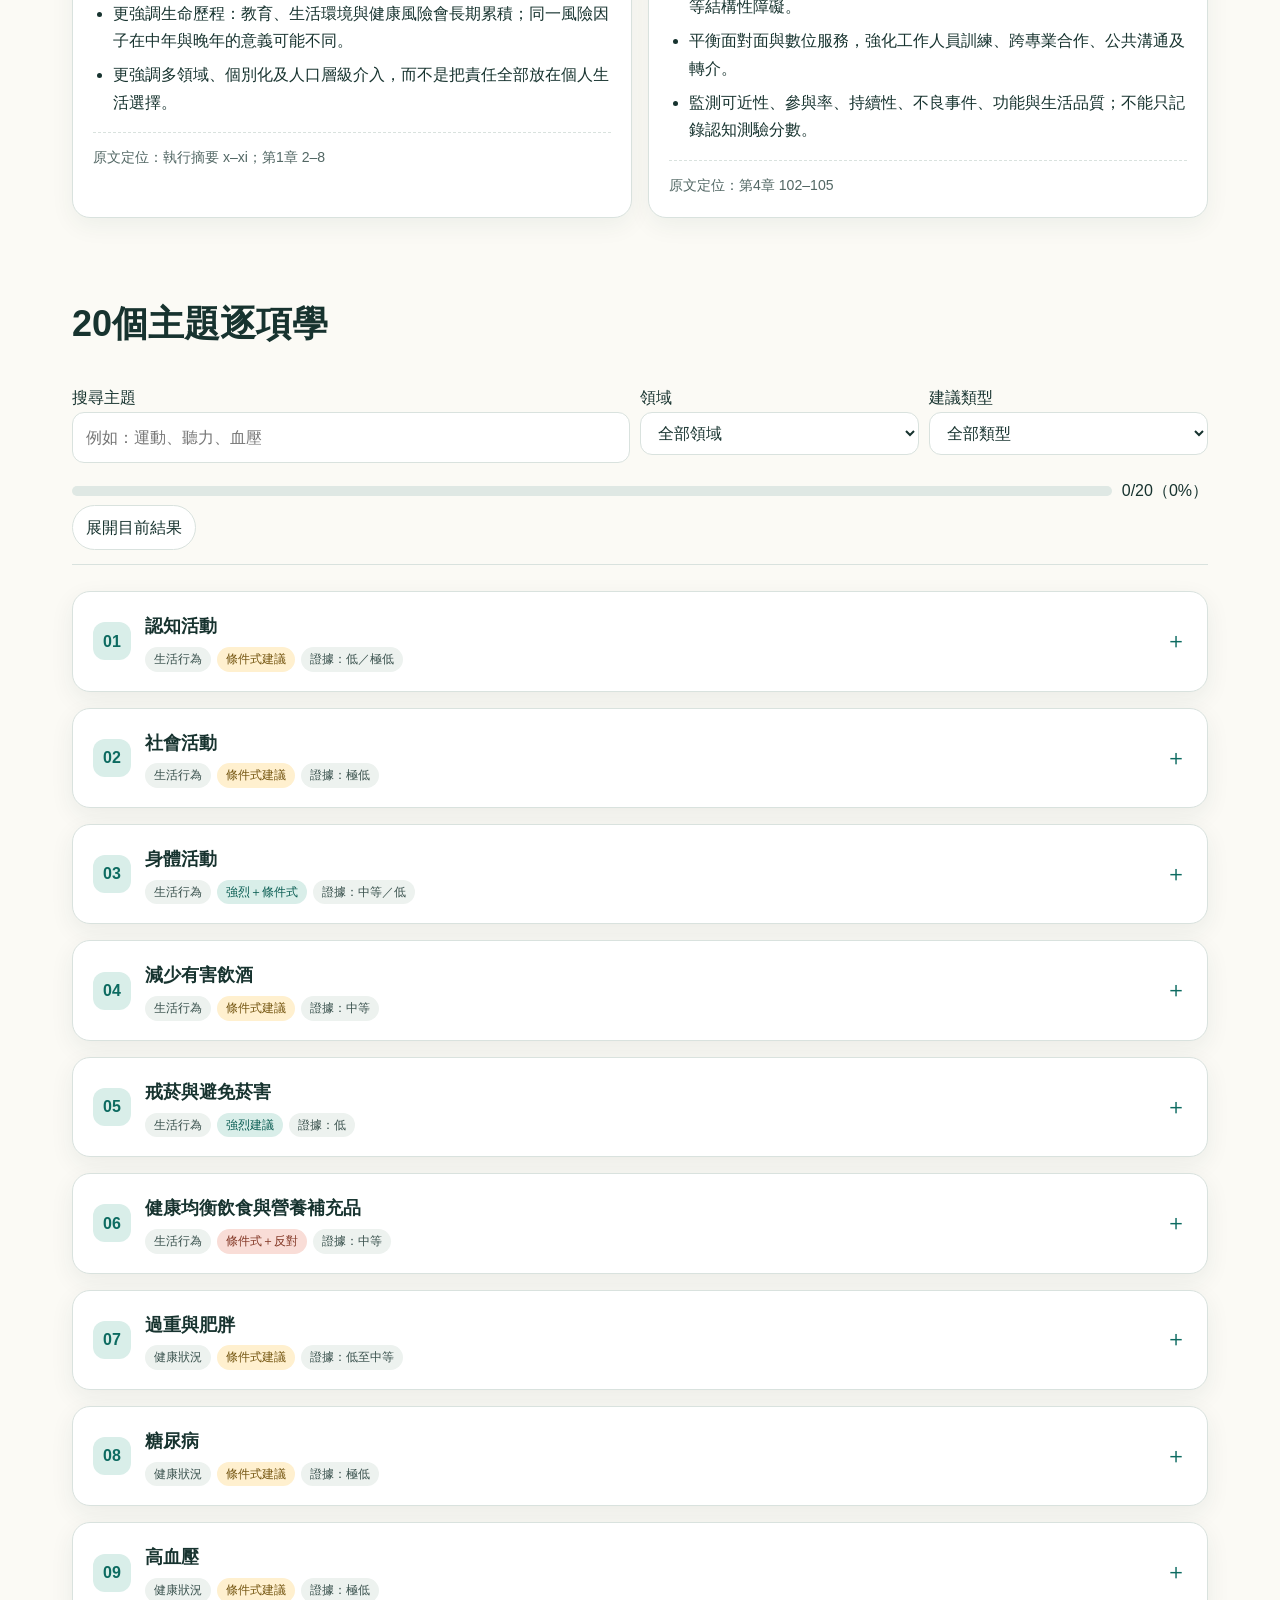
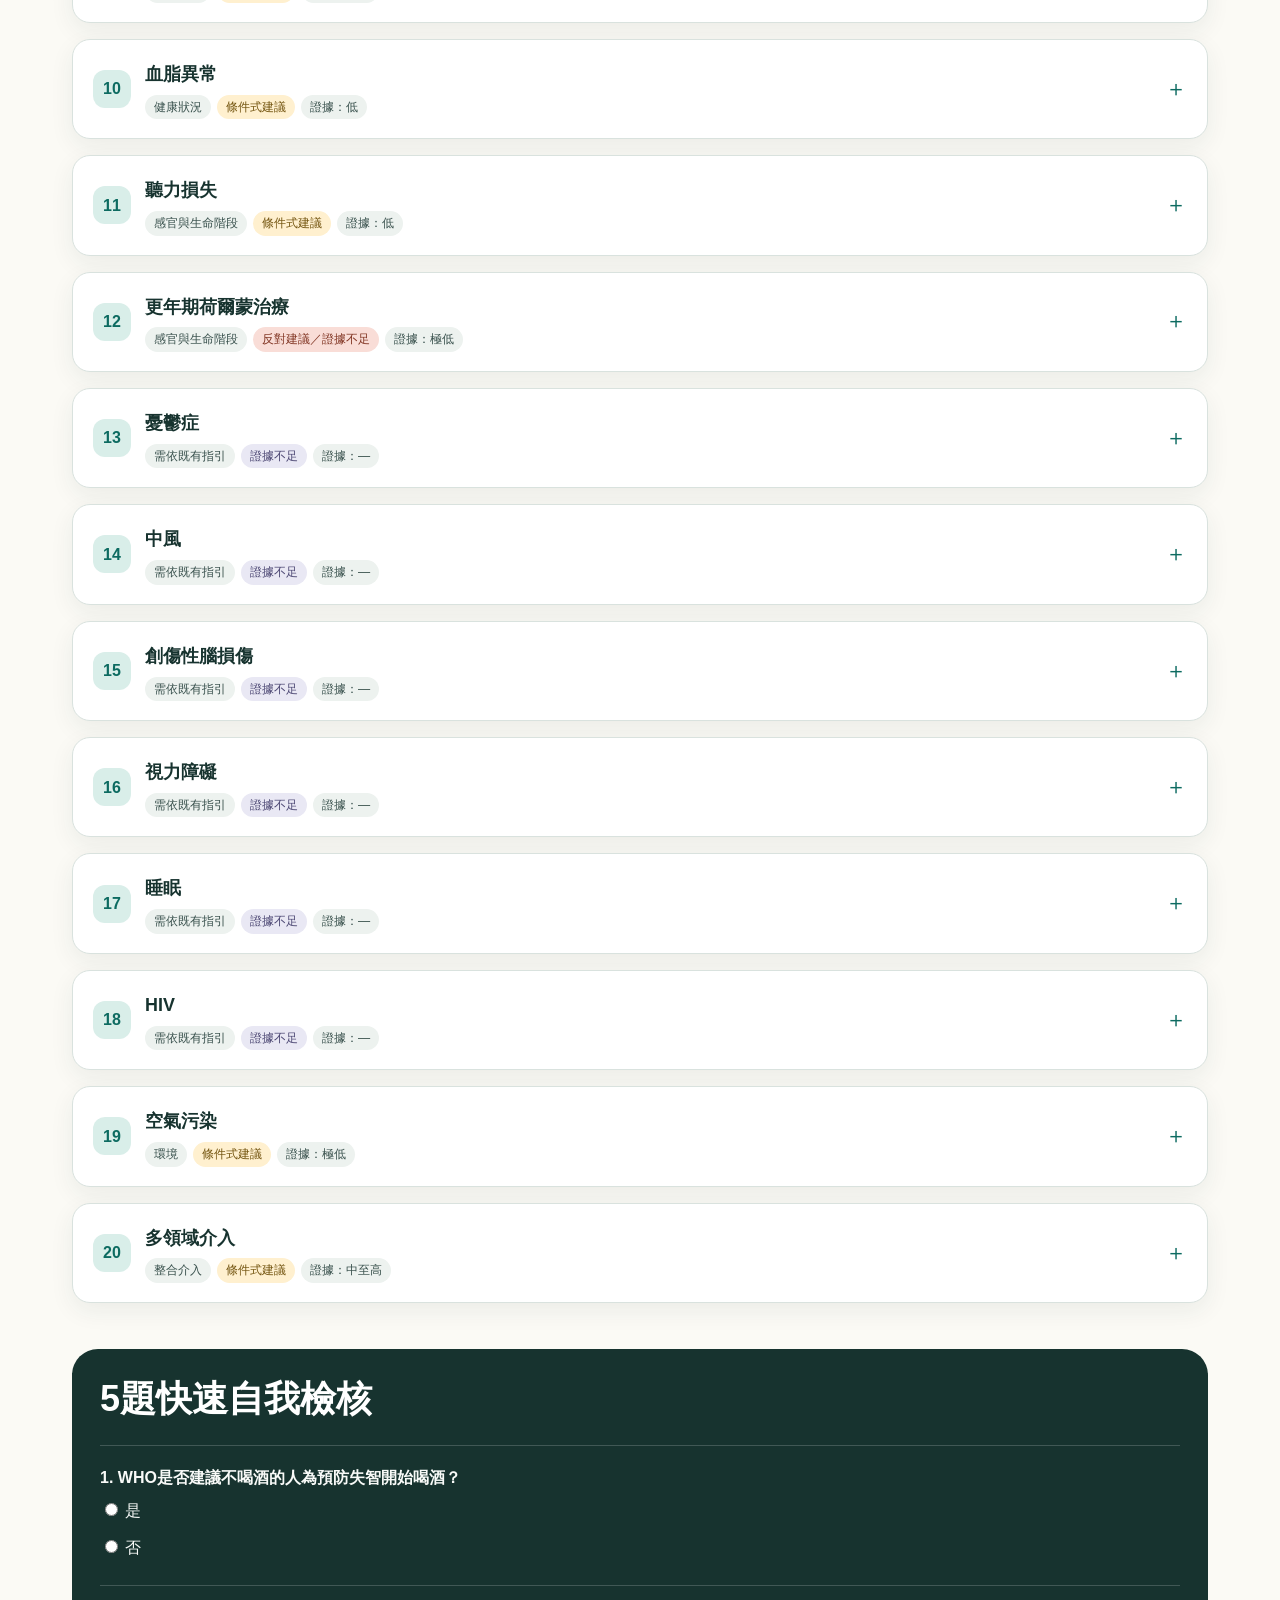
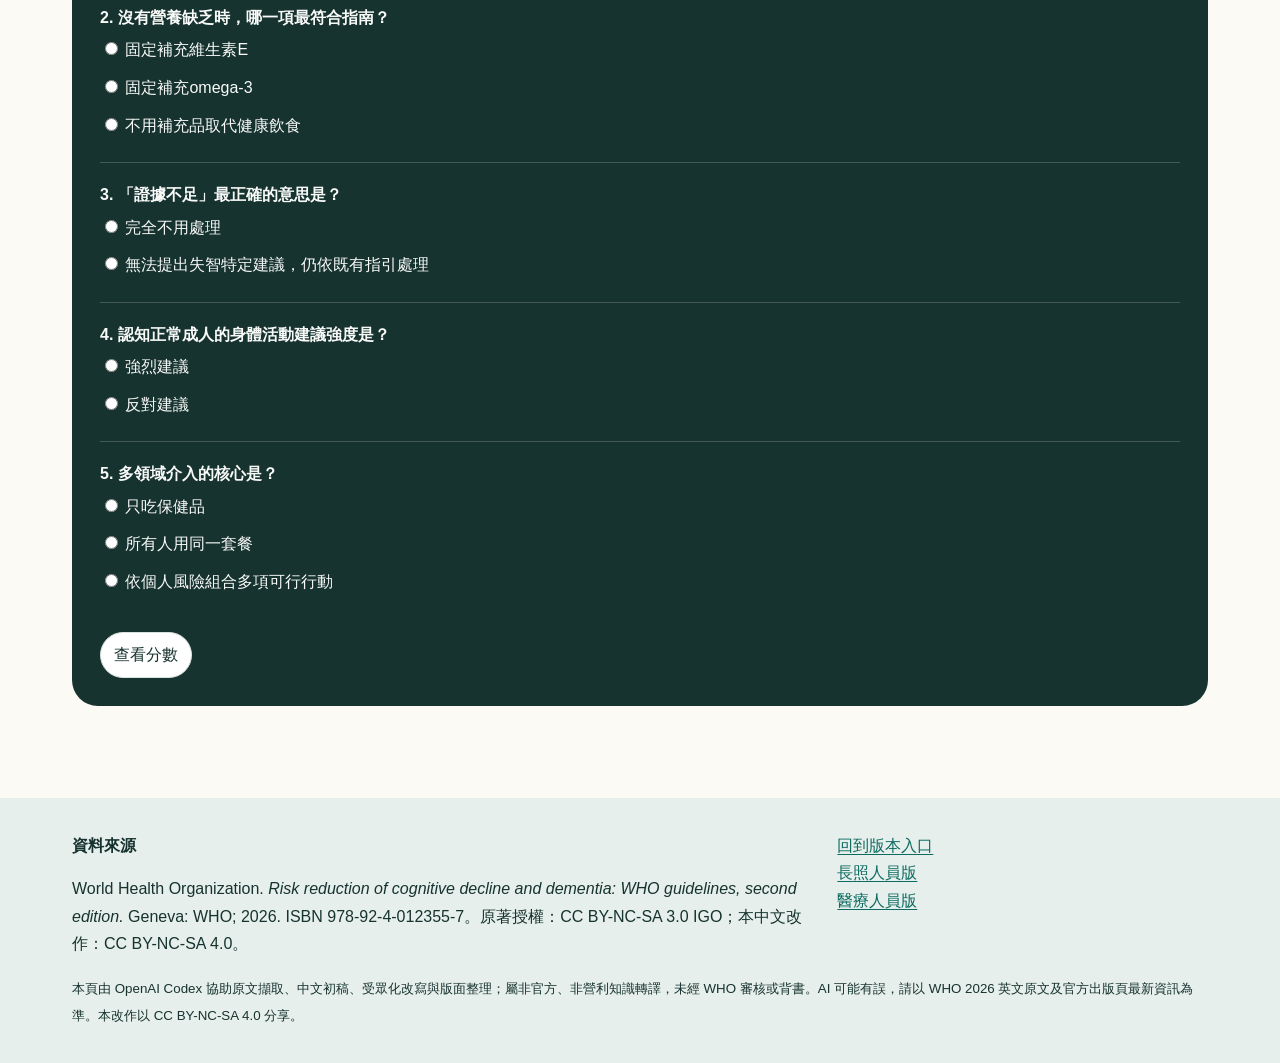
<file: html/長照人員版.html>
<!doctype html><html lang="zh-Hant"><head><meta charset="utf-8"><meta name="viewport" content="width=device-width,initial-scale=1"><meta name="description" content="WHO 2026失智風險降低指南長照人員互動學習版"><title>長照人員版｜WHO 2026失智風險降低</title><link rel="stylesheet" href="assets/guide-detailed-20260723.css"></head><body data-audience="care"><a class="skip" href="#main">跳到主要內容</a><header class="topbar"><div class="topbar-inner"><a class="brand" href="index.html">腦健康學習站</a><nav class="top-actions" aria-label="工具"><button class="btn" id="fontBtn">放大文字</button><button class="btn" id="contrastBtn">高對比</button><button class="btn" id="printBtn">列印</button></nav></div></header>
<main id="main"><section class="hero"><div class="hero-grid"><div><div class="eyebrow">WHO GUIDELINE · SECOND EDITION · 2026</div><h1><span data-audience-label>長照人員</span>互動學習版</h1><p class="lead" data-audience-sub>把風險降低融入觀察、溝通與轉介</p><p>這不是「保證不會失智」的清單，而是根據現有證據，從生命歷程降低可改變風險。內容適用於尚未罹患失智症的成人，包括認知正常與輕度認知障礙者。</p><p><a class="btn primary" id="pdfLink" href="#">開啟對應PDF手冊</a>　<a class="btn" href="https://www.who.int/publications/i/item/9789240123557">WHO原始出版頁</a></p></div><aside class="hero-note"><strong>20</strong><p>個主題：19項風險領域，加上多領域整合介入。</p><small>原文：Executive summary, pp. x–xviii；Recommendations, pp. 17–101</small></aside></div></section>
<section class="container"><h2>先懂三件事</h2><div class="method-grid"><article class="card"><span class="number">1</span><h3>建議強度</h3><p><b>強烈</b>表示多數情境應採行；<b>條件式</b>表示需考量個人偏好、資源、可行性與利益風險。</p></article><article class="card"><span class="number">2</span><h3>證據確定性</h3><p>中等、低或極低描述我們對效果估計的信心；不等於活動本身「沒有價值」。</p></article><article class="card"><span class="number">3</span><h3>證據不足</h3><p>表示目前不能提出失智特定建議；相關疾病仍應照既有臨床指南治療。</p></article></div><p class="notice"><b>安全提醒：</b>本頁是衛教摘要，不取代個別診療。開始高強度運動、改藥、戒酒或使用荷爾蒙前，請與合格專業人員討論。</p></section>
<section class="container" id="guideOverview"></section><section class="container"><h2>20個主題逐項學</h2><div class="controls"><div class="controls-row"><label>搜尋主題<input class="field" id="search" type="search" placeholder="例如：運動、聽力、血壓"></label><label>領域<select class="field" id="domain"><option value="">全部領域</option><option>生活行為</option><option>健康狀況</option><option>感官與生命階段</option><option>需依既有指引</option><option>環境</option><option>整合介入</option></select></label><label>建議類型<select class="field" id="status"><option value="">全部類型</option><option value="強烈">含強烈建議</option><option value="條件式">條件式建議</option><option value="反對">反對建議</option><option value="證據不足">證據不足</option></select></label></div><div class="progress-wrap"><div class="progress" aria-label="學習進度"><span id="progressBar"></span></div><span id="progressText">0/20（0%）</span></div><button class="btn" id="expandAll">展開目前結果</button></div><div class="topic-list" id="topicList"></div><p class="empty" id="empty" hidden>找不到相符主題，請調整搜尋或篩選。</p>
<section class="quiz"><h2>5題快速自我檢核</h2><div class="question"><b>1. WHO是否建議不喝酒的人為預防失智開始喝酒？</b><label><input type="radio" name="q1" value="a"> 是</label><label><input type="radio" name="q1" value="b"> 否</label></div><div class="question"><b>2. 沒有營養缺乏時，哪一項最符合指南？</b><label><input type="radio" name="q2" value="a"> 固定補充維生素E</label><label><input type="radio" name="q2" value="b"> 固定補充omega-3</label><label><input type="radio" name="q2" value="c"> 不用補充品取代健康飲食</label></div><div class="question"><b>3. 「證據不足」最正確的意思是？</b><label><input type="radio" name="q3" value="a"> 完全不用處理</label><label><input type="radio" name="q3" value="b"> 無法提出失智特定建議，仍依既有指引處理</label></div><div class="question"><b>4. 認知正常成人的身體活動建議強度是？</b><label><input type="radio" name="q4" value="a"> 強烈建議</label><label><input type="radio" name="q4" value="b"> 反對建議</label></div><div class="question"><b>5. 多領域介入的核心是？</b><label><input type="radio" name="q5" value="a"> 只吃保健品</label><label><input type="radio" name="q5" value="b"> 所有人用同一套餐</label><label><input type="radio" name="q5" value="c"> 依個人風險組合多項可行行動</label></div><button class="btn" id="quizSubmit">查看分數</button><span class="result" id="quizResult" aria-live="polite"></span></section></section></main>
<footer class="footer"><div class="footer-inner"><div class="footer-grid"><div><b>資料來源</b><p>World Health Organization. <i>Risk reduction of cognitive decline and dementia: WHO guidelines, second edition.</i> Geneva: WHO; 2026. ISBN 978-92-4-012355-7。原著授權：CC BY-NC-SA 3.0 IGO；本中文改作：CC BY-NC-SA 4.0。</p></div><div><a href="index.html">回到版本入口</a><br><a href="長照人員版.html">長照人員版</a><br><a href="醫療人員版.html">醫療人員版</a></div></div><small>本頁由 OpenAI Codex 協助原文擷取、中文初稿、受眾化改寫與版面整理；屬非官方、非營利知識轉譯，未經 WHO 審核或背書。AI 可能有誤，請以 WHO 2026 英文原文及官方出版頁最新資訊為準。本改作以 CC BY-NC-SA 4.0 分享。</small></div></footer><script src="assets/guide-details.js"></script><script src="assets/guide-detailed-20260723.js"></script></body></html>
</file>
<file: html/assets/guide-detailed-20260723.css>
:root{--ink:#17332f;--muted:#526764;--paper:#fbfaf5;--panel:#fff;--teal:#0d6b61;--teal2:#d9eee9;--coral:#e26d4f;--gold:#d7a636;--line:#d9e2de;--shadow:0 14px 36px rgba(25,63,57,.10);--radius:18px;--font:1rem}
*{box-sizing:border-box}html{scroll-behavior:smooth;font-size:var(--font)}body{margin:0;color:var(--ink);background:var(--paper);font-family:-apple-system,BlinkMacSystemFont,"Segoe UI","Noto Sans TC","PingFang TC",sans-serif;line-height:1.72}a{color:var(--teal);text-underline-offset:3px}button,input,select{font:inherit}.skip{position:absolute;left:-9999px;top:8px;background:#fff;padding:10px;z-index:20}.skip:focus{left:8px}.topbar{position:relative;z-index:10;background:rgba(251,250,245,.94);border-bottom:1px solid var(--line)}.topbar-inner{max-width:1180px;margin:auto;padding:12px 22px;display:flex;align-items:center;gap:12px}.brand{font-weight:800;color:var(--ink);text-decoration:none;white-space:nowrap}.top-actions{margin-left:auto;display:flex;gap:8px;flex-wrap:wrap}.btn{display:inline-flex;align-items:center;justify-content:center;border:1px solid var(--line);background:#fff;color:var(--ink);border-radius:999px;padding:8px 13px;cursor:pointer;text-align:center}.btn:hover,.btn:focus-visible{border-color:var(--teal);box-shadow:0 0 0 3px var(--teal2)}.btn.primary{background:var(--teal);color:#fff;border-color:var(--teal)}.hero{background:linear-gradient(135deg,#dff2ed 0%,#f8edcf 62%,#f8dcd4 100%);padding:64px 22px 48px;overflow:hidden}.hero-grid{max-width:1180px;margin:auto;display:grid;grid-template-columns:1.45fr .75fr;gap:36px;align-items:center}.hero-actions{display:flex;flex-wrap:wrap;gap:10px;margin:24px 0 0}.hero-actions .btn{text-decoration:none;white-space:nowrap}.eyebrow{font-size:.78rem;letter-spacing:.15em;text-transform:uppercase;font-weight:800;color:var(--teal)}h1{font-size:clamp(2.15rem,5vw,4.45rem);line-height:1.08;margin:.25em 0 .3em;letter-spacing:-.035em}h2{font-size:clamp(1.45rem,3vw,2.25rem);line-height:1.2;margin:0 0 .7em}h3{line-height:1.35}.lead{font-size:1.12rem;max-width:760px}.hero-note{background:rgba(255,255,255,.8);border:1px solid rgba(255,255,255,.9);padding:22px;border-radius:24px;box-shadow:var(--shadow)}.hero-note strong{display:block;font-size:2.6rem;line-height:1;color:var(--coral)}.container{max-width:1180px;margin:auto;padding:42px 22px}.method-grid,.audience-grid,.stats{display:grid;grid-template-columns:repeat(3,1fr);gap:18px}.card{background:var(--panel);border:1px solid var(--line);border-radius:var(--radius);padding:22px;box-shadow:var(--shadow)}.card h3{margin:.25em 0}.number{display:inline-grid;place-items:center;width:38px;height:38px;border-radius:12px;background:var(--teal2);font-weight:900;color:var(--teal)}.notice{border-left:5px solid var(--gold);background:#fff8dc;padding:16px 18px;border-radius:4px 14px 14px 4px}.controls{position:sticky;top:0;z-index:8;background:var(--paper);padding:14px 0;border-bottom:1px solid var(--line)}.controls-row{display:grid;grid-template-columns:2fr 1fr 1fr;gap:10px}.field{width:100%;border:1px solid var(--line);border-radius:12px;padding:11px 13px;background:#fff;color:var(--ink)}.progress-wrap{margin-top:14px;display:grid;grid-template-columns:1fr auto;gap:10px;align-items:center}.progress{height:10px;background:#dfe8e4;border-radius:999px;overflow:hidden}.progress span{display:block;height:100%;width:0;background:linear-gradient(90deg,var(--teal),#4eb6a1);transition:width .25s}.topic-list{display:grid;gap:16px;margin-top:26px}.topic{background:#fff;border:1px solid var(--line);border-radius:var(--radius);overflow:hidden;box-shadow:0 8px 24px rgba(25,63,57,.07)}.topic[hidden]{display:none}.topic summary{list-style:none;cursor:pointer;padding:19px 20px;display:grid;grid-template-columns:auto 1fr auto;gap:14px;align-items:center}.topic summary::-webkit-details-marker{display:none}.topic summary:after{content:"＋";font-size:1.4rem;color:var(--teal)}.topic[open] summary:after{content:"−"}.topic-title{font-weight:850;font-size:1.12rem}.topic-meta{display:flex;flex-wrap:wrap;gap:6px;margin-top:5px}.tag{font-size:.76rem;line-height:1.2;border-radius:999px;padding:5px 9px;background:#edf2ef;color:#39514d}.tag.strong{background:#d9eee9;color:#075b51}.tag.conditional{background:#fff0cf;color:#72530e}.tag.against{background:#f9ddd7;color:#813523}.tag.insufficient{background:#e9e8f4;color:#4c4773}.topic-body{padding:0 20px 22px;border-top:1px solid var(--line)}.recommend{font-size:1.05rem;background:#f0f8f5;padding:16px;border-radius:14px;margin:18px 0}.topic-columns{display:grid;grid-template-columns:1fr 1fr;gap:16px}.mini{padding:15px;border:1px solid var(--line);border-radius:14px}.mini h4{margin:0 0 6px;color:var(--teal)}.source{font-size:.88rem;color:var(--muted);border-top:1px dashed var(--line);padding-top:12px;margin-top:16px}.complete{display:flex;gap:8px;align-items:center;font-weight:700;margin-top:14px}.quiz{margin-top:46px;background:#17332f;color:#f8faf8;border-radius:26px;padding:28px}.quiz h2{color:#fff}.question{padding:18px 0;border-top:1px solid rgba(255,255,255,.18)}.question label{display:block;padding:5px 0}.quiz .btn{margin-top:14px}.result{font-weight:800;color:#f9d978;margin-left:12px}.footer{background:#e6efeb;margin-top:50px}.footer-inner{max-width:1180px;margin:auto;padding:34px 22px}.footer-grid{display:grid;grid-template-columns:2fr 1fr;gap:24px}.audience-card{display:flex;flex-direction:column}.audience-card .btn{margin-top:auto;align-self:flex-start;text-decoration:none}.icon-orbit{width:220px;height:220px;margin:auto;border:2px solid rgba(13,107,97,.25);border-radius:50%;position:relative}.icon-orbit:before,.icon-orbit:after{content:"";position:absolute;border-radius:50%;background:var(--coral)}.icon-orbit:before{width:86px;height:86px;left:66px;top:66px;background:var(--teal)}.icon-orbit:after{width:35px;height:35px;left:-10px;top:45px;box-shadow:190px 75px 0 var(--gold),40px 160px 0 #6e92b5}.empty{padding:36px;text-align:center;color:var(--muted)}body.high-contrast{--ink:#000;--muted:#222;--paper:#fff;--panel:#fff;--teal:#005c50;--line:#555}body.high-contrast .hero{background:#fff;border-bottom:4px solid #000}@media(max-width:780px){.hero-grid,.method-grid,.audience-grid,.stats,.topic-columns,.footer-grid{grid-template-columns:1fr}.controls{position:static}.controls-row{grid-template-columns:1fr}.hero{padding:32px 18px 38px}.hero-grid{gap:20px}.lead{font-size:1rem}.topbar-inner{align-items:center;padding:9px 16px;gap:8px}.top-actions{justify-content:flex-end;flex-wrap:nowrap;gap:6px}.top-actions .btn{padding:6px 9px;font-size:.82rem;line-height:1.25;white-space:nowrap}.brand{font-size:.94rem}.hero-actions{gap:8px;margin-top:20px}.hero-actions .btn{padding:7px 10px;font-size:.9rem;line-height:1.35}.eyebrow{font-size:.72rem;letter-spacing:.1em}.topic summary{grid-template-columns:auto 1fr}.topic summary:after{grid-column:2}.hero-note{display:none}}@media(max-width:430px){.topbar-inner{padding-inline:14px}.brand{font-size:.88rem}.top-actions .btn{padding-inline:7px;font-size:.78rem}.hero-actions{flex-wrap:nowrap}.hero-actions .btn{font-size:.84rem;padding-inline:9px}.hero-actions .btn:last-child{min-width:0}}@media print{.topbar,.controls,.quiz,.complete,.btn{display:none!important}.hero{padding:20px;background:#fff}.container{padding:18px}.topic{break-inside:avoid;box-shadow:none}.topic:not([open]) .topic-body{display:block}.footer{margin-top:20px}a{color:#000;text-decoration:none}}
/* Mobile-responsive release: 2026-07-23 */
/* Detailed guideline content */
.overview-grid{display:grid;grid-template-columns:repeat(2,minmax(0,1fr));gap:16px}.overview-card{background:#fff;border:1px solid var(--line);border-radius:18px;padding:20px;box-shadow:0 8px 24px rgba(25,63,57,.06)}.overview-card h3{margin:0 0 8px;color:var(--teal)}.overview-card ul,.detail-block ul{margin:8px 0 0;padding-left:1.25em}.overview-card li,.detail-block li{margin:.4em 0}.detail-grid{display:grid;grid-template-columns:repeat(2,minmax(0,1fr));gap:12px;margin:18px 0}.detail-block{border:1px solid var(--line);border-radius:14px;padding:15px;background:#fbfdfc}.detail-block h4{margin:0;color:var(--teal);font-size:1rem}.detail-block.research{grid-column:1/-1;background:#f7f3e7;border-color:#e5d9b6}.topic-body>.source{margin-top:18px}@media(max-width:780px){.overview-grid,.detail-grid{grid-template-columns:1fr}.detail-block.research{grid-column:auto}.overview-card,.detail-block{padding:15px}.overview-card ul,.detail-block ul{padding-left:1.1em}}
/* Detailed-content cache-safe release */
</file>
<file: html/assets/hub.css>
.resource-grid{display:grid;grid-template-columns:repeat(3,1fr);gap:18px}
.resource-card{display:flex;flex-direction:column;gap:10px}
.resource-card .resource-actions{display:flex;flex-wrap:wrap;gap:8px;margin-top:auto}
.resource-card .btn{text-decoration:none}
.file-note{font-size:.84rem;color:var(--muted)}
.official-panel{display:grid;grid-template-columns:1.5fr auto;gap:22px;align-items:center;background:var(--ink);color:#fff;border-radius:24px;padding:28px}
.official-panel h2{color:#fff}
.official-panel a:not(.btn){color:#bcebe0}
.legal-grid{display:grid;grid-template-columns:1fr 1fr;gap:18px}
.legal-card{border-top:5px solid var(--teal)}
.legal-card.warning{border-color:var(--gold)}
.disclosure{background:#f2f7f5;border:1px solid var(--line);border-radius:20px;padding:22px}
.license-line{font-size:.9rem;color:var(--muted)}
.download-all{display:inline-flex;align-items:center;gap:8px;background:var(--coral);color:#fff!important;border-color:var(--coral)!important}
@media(max-width:780px){.resource-grid,.legal-grid,.official-panel{grid-template-columns:1fr}}
</file>
